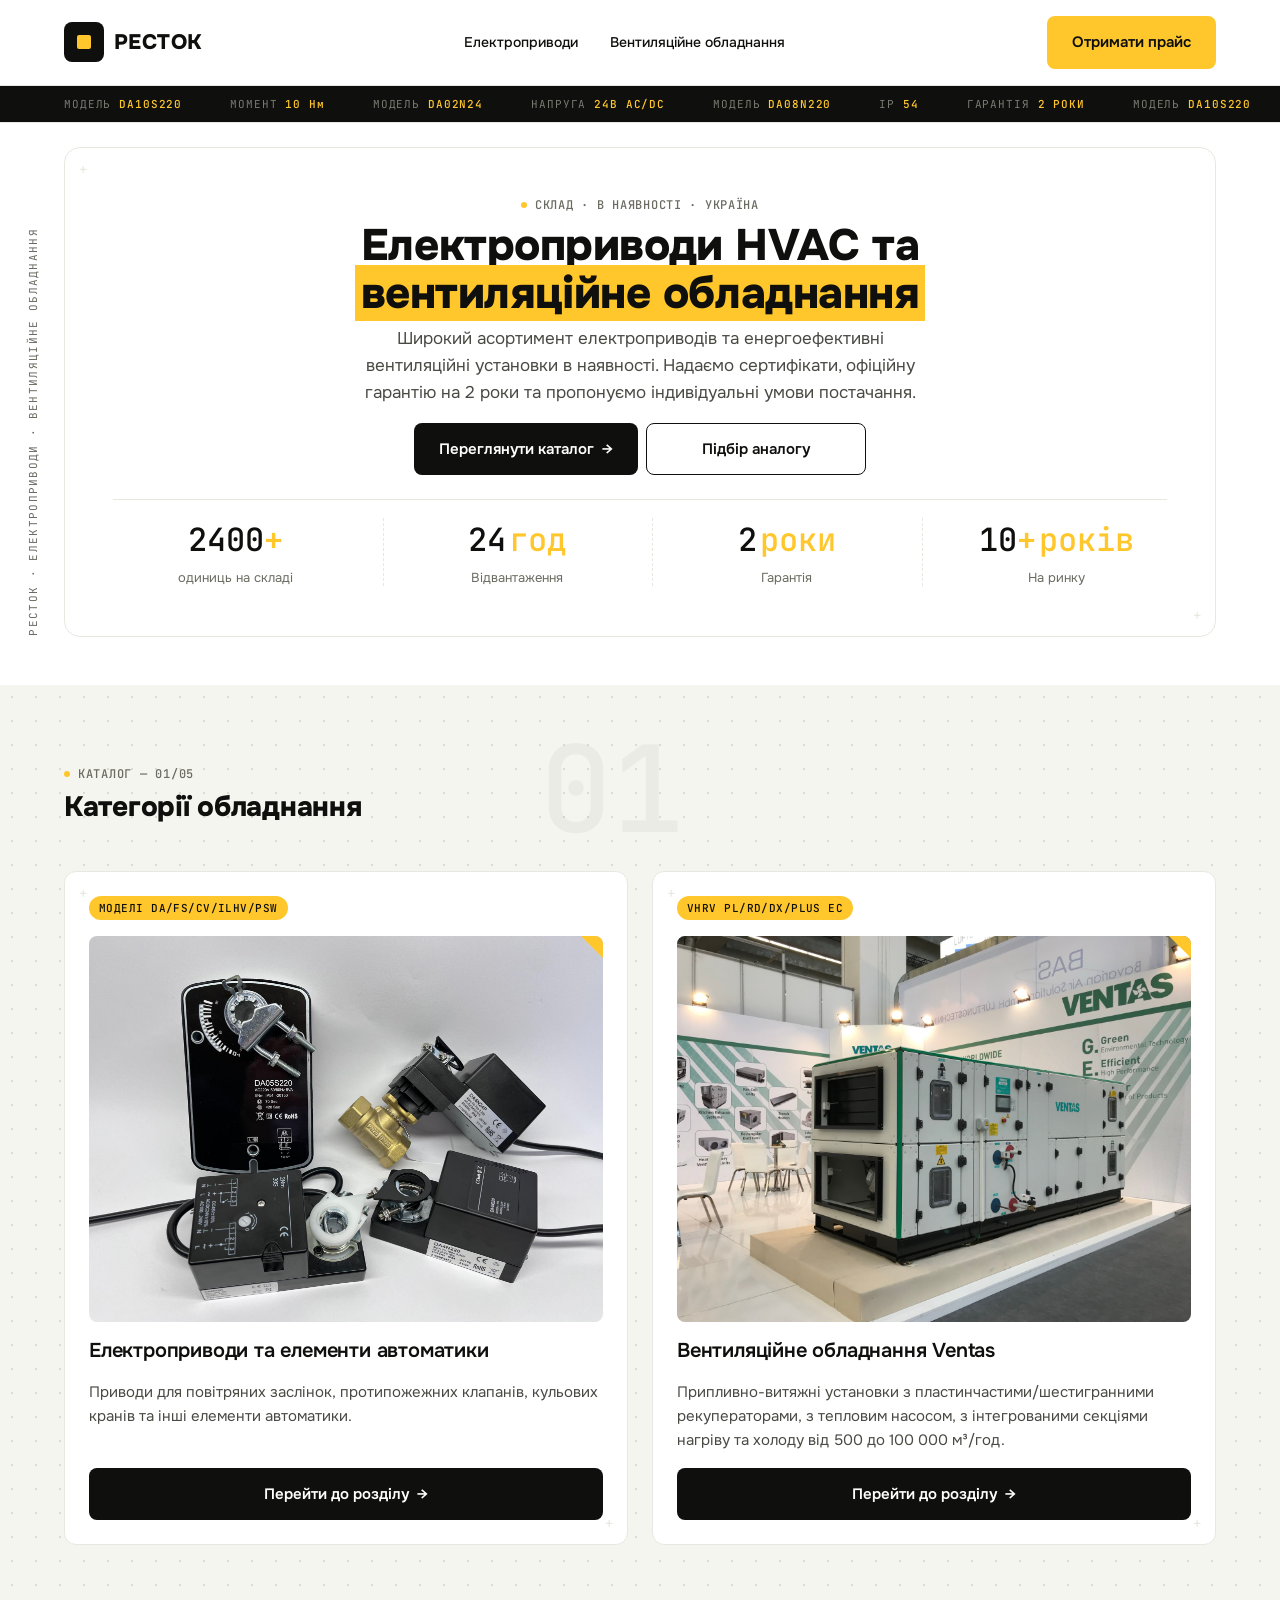
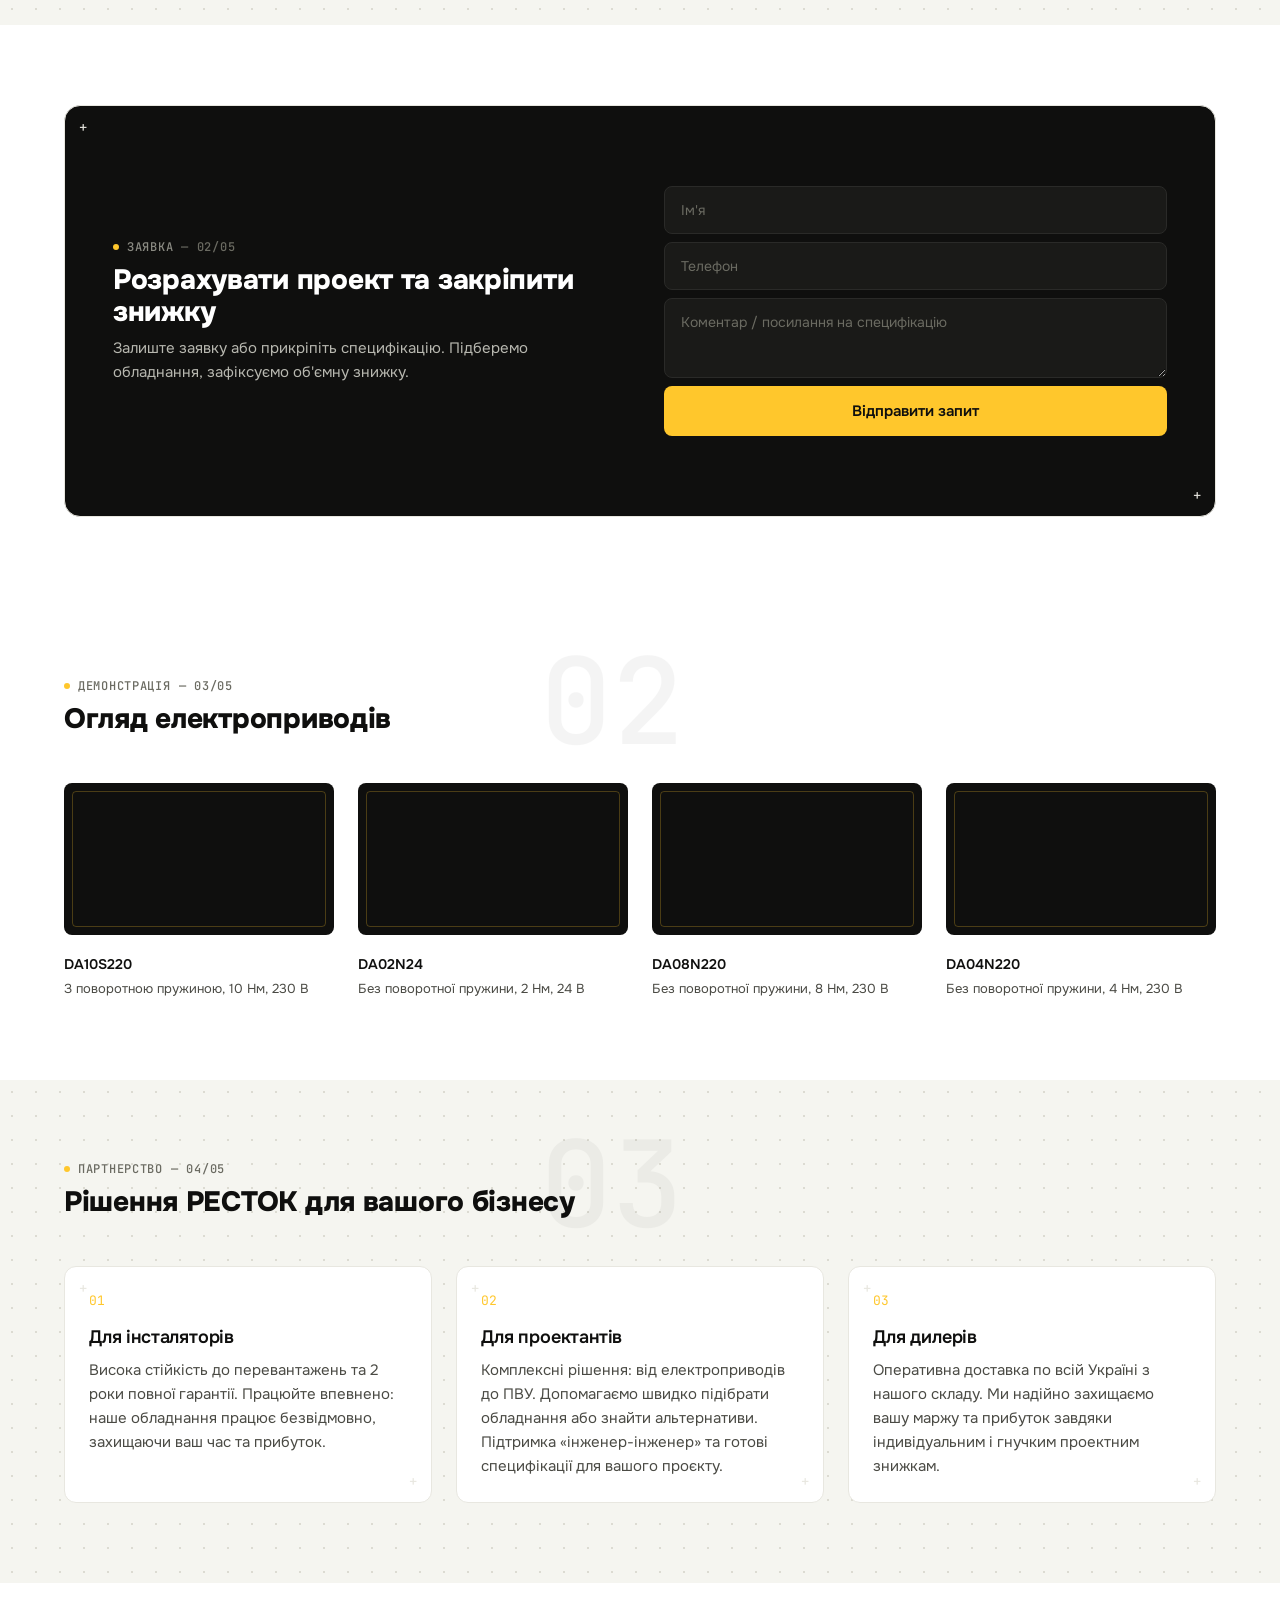
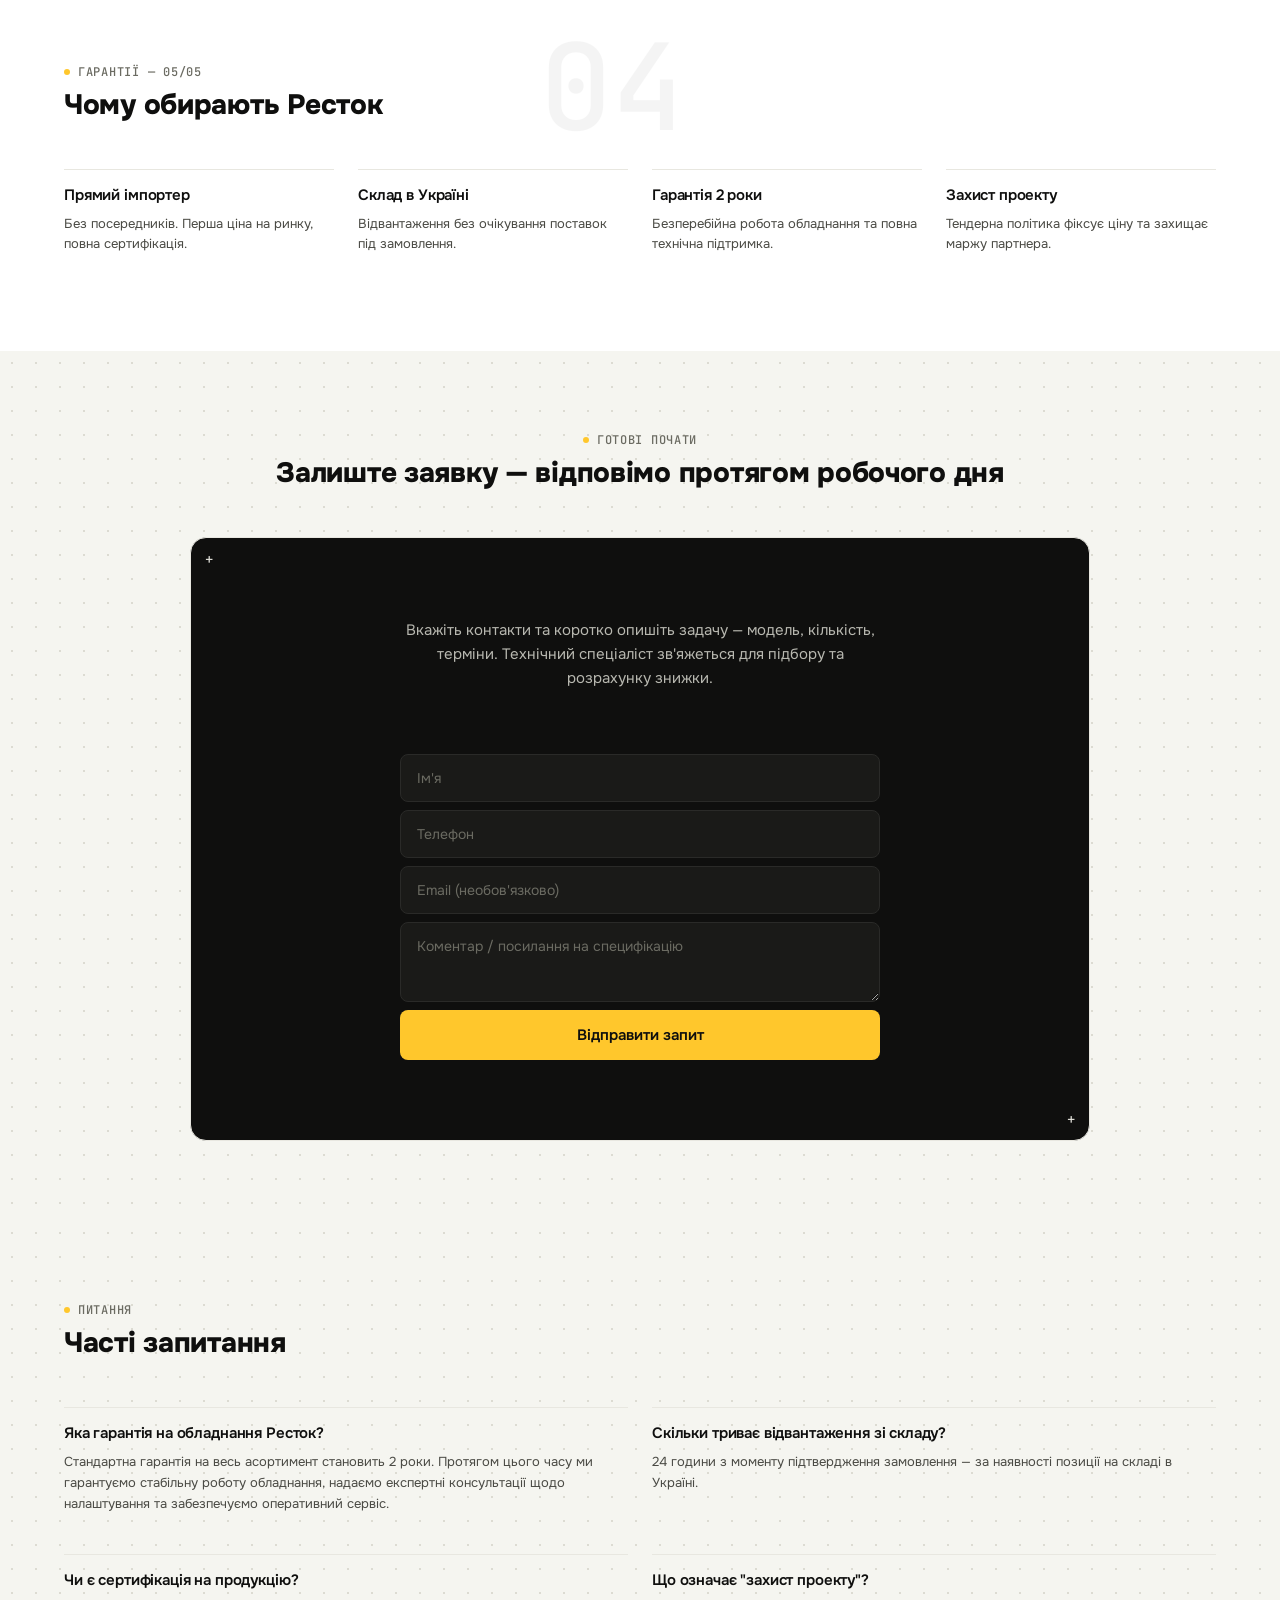
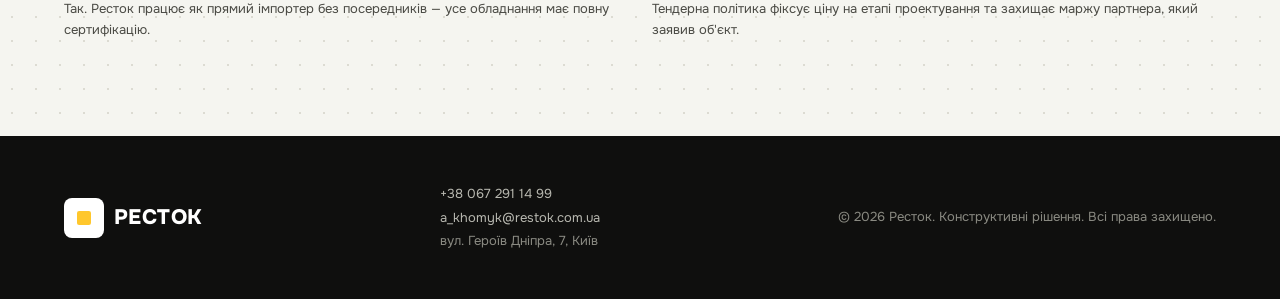
<file: index.html>
<!DOCTYPE html>
<html lang="uk">
<head>
<meta charset="UTF-8">
<meta name="viewport" content="width=device-width, initial-scale=1.0">
<meta name="google-site-verification" content="oRkSlXCotxDqVe3I5em0zE_cJWNfTW6Z54jvUCerrRo" />
<title>Ресток — постачальник електроприводів HVAC та вентиляційного обладнання</title>
<meta name="description" content="Прямий постачальник електроприводів HVAC та вентиляційного обладнання VENTAS в Україні. Складська наявність, сертифікація, гарантія 2 роки.">
<link rel="canonical" href="https://restok.online/">

<!-- Open Graph -->
<meta property="og:type" content="website">
<meta property="og:site_name" content="Ресток">
<meta property="og:title" content="Ресток — електроприводи HVAC та вентиляційне обладнання">
<meta property="og:description" content="Прямий постачальник електроприводів HVAC та вентиляційного обладнання VENTAS в Україні. Складська наявність, сертифікація, гарантія 2 роки.">
<meta property="og:url" content="https://restok.online/">
<meta property="og:locale" content="uk_UA">
<meta property="og:image" content="https://restok.online/og-image.jpg">

<!-- Twitter Card -->
<meta name="twitter:card" content="summary_large_image">
<meta name="twitter:title" content="Ресток — електроприводи HVAC та вентиляційне обладнання">
<meta name="twitter:description" content="Прямий постачальник електроприводів HVAC та вентиляційного обладнання VENTAS в Україні.">
<meta name="twitter:image" content="https://restok.online/og-image.jpg">

<link rel="preconnect" href="https://fonts.googleapis.com">
<link rel="preconnect" href="https://fonts.gstatic.com" crossorigin>
<link href="https://fonts.googleapis.com/css2?family=Onest:wght@400;500;600;800&family=JetBrains+Mono:wght@500&display=swap" rel="stylesheet">
<link rel="icon" type="image/svg+xml" href="/favicon.svg">
<link rel="icon" type="image/png" sizes="32x32" href="/favicon-32.png">
<link rel="apple-touch-icon" href="/apple-touch-icon.png">
<link rel="stylesheet" href="style.css">

<!-- JSON-LD: Organization -->
<script type="application/ld+json">
{
  "@context": "https://schema.org",
  "@type": "Organization",
  "name": "Ресток",
  "url": "https://restok.online",
  "description": "Прямий постачальник електроприводів HVAC та вентиляційного обладнання в Україні.",
  "areaServed": "UA",
  "slogan": "Конструктивні рішення"
}
</script>

<!-- JSON-LD: LocalBusiness -->
<script type="application/ld+json">
{
  "@context": "https://schema.org",
  "@type": "LocalBusiness",
  "name": "Ресток",
  "url": "https://restok.online",
  "telephone": "+380672911499",
  "email": "a_khomyk@restok.com.ua",
  "address": {
    "@type": "PostalAddress",
    "streetAddress": "вулиця Героїв Дніпра, 7",
    "addressLocality": "Київ",
    "postalCode": "04209",
    "addressCountry": "UA"
  }
}
</script>

<!-- JSON-LD: BreadcrumbList -->
<script type="application/ld+json">
{
  "@context": "https://schema.org",
  "@type": "BreadcrumbList",
  "itemListElement": [
    { "@type": "ListItem", "position": 1, "name": "Головна", "item": "https://restok.online/" }
  ]
}
</script>

<!-- JSON-LD: FAQPage — відповідає видимому блоку #faq -->
<script type="application/ld+json">
{
  "@context": "https://schema.org",
  "@type": "FAQPage",
  "mainEntity": [
    {
      "@type": "Question",
      "name": "Яка гарантія на обладнання Ресток?",
      "acceptedAnswer": { "@type": "Answer", "text": "Стандартна гарантія на весь асортимент становить 2 роки. Протягом цього часу ми гарантуємо стабільну роботу обладнання, надаємо експертні консультації щодо налаштування та забезпечуємо оперативний сервіс." }
    },
    {
      "@type": "Question",
      "name": "Скільки триває відвантаження зі складу?",
      "acceptedAnswer": { "@type": "Answer", "text": "24 години з моменту підтвердження замовлення — за наявності позиції на складі в Україні." }
    },
    {
      "@type": "Question",
      "name": "Чи є сертифікація на продукцію?",
      "acceptedAnswer": { "@type": "Answer", "text": "Так. Ресток працює як прямий імпортер без посередників — усе обладнання має повну сертифікацію." }
    },
    {
      "@type": "Question",
      "name": "Що означає захист проекту?",
      "acceptedAnswer": { "@type": "Answer", "text": "Тендерна політика фіксує ціну на етапі проектування та захищає маржу партнера, який заявив об'єкт." }
    }
  ]
}
</script>
</head>
<body>


<header class="bg-white divider-bottom">
  <div class="container header-inner">
    <div class="logo">
      <div class="logo-mark"><span></span></div>
      <div class="logo-word">РЕСТОК</div>
    </div>
    <nav>
      <ul>
        <li><a href="actuators.html">Електроприводи</a></li>
        <li><a href="pvu.html">Вентиляційне обладнання</a></li>
      </ul>
    </nav>
    <div class="header-cta">
      <a href="#contact" class="btn btn-primary">Отримати прайс</a>
    </div>
  </div>
</header>

<div class="spec-strip">
  <div class="container">
    <span>МОДЕЛЬ <b>DA10S220</b></span>
    <span>МОМЕНТ <b>10 Нм</b></span>
    <span>МОДЕЛЬ <b>DA02N24</b></span>
    <span>НАПРУГА <b>24В AC/DC</b></span>
    <span>МОДЕЛЬ <b>DA08N220</b></span>
    <span>IP <b>54</b></span>
    <span>ГАРАНТІЯ <b>2 РОКИ</b></span>
    <span aria-hidden="true">МОДЕЛЬ <b>DA10S220</b></span>
    <span aria-hidden="true">МОМЕНТ <b>10 Нм</b></span>
    <span aria-hidden="true">МОДЕЛЬ <b>DA02N24</b></span>
    <span aria-hidden="true">НАПРУГА <b>24В AC/DC</b></span>
    <span aria-hidden="true">МОДЕЛЬ <b>DA08N220</b></span>
    <span aria-hidden="true">IP <b>54</b></span>
    <span aria-hidden="true">ГАРАНТІЯ <b>2 РОКИ</b></span>
  </div>
</div>

<section class="hero bg-white">
  <div class="container">
    <div class="hero-card corner-marks">
      <span class="side-tag">Ресток · Електроприводи · Вентиляційне обладнання</span>
      <div class="eyebrow"><span class="dot"></span>Склад · в наявності · Україна</div>
      <div class="hero-content">
        <h1>Електроприводи HVAC та <span class="marker">вентиляційне обладнання</span></h1>
        <p class="lead">Широкий асортимент електроприводів та енергоефективні вентиляційні установки в наявності. Надаємо сертифікати, офіційну гарантію на 2 роки та пропонуємо індивідуальні умови постачання.</p>
        <div class="hero-actions">
          <a href="#categories" class="btn btn-dark">Переглянути каталог <span class="arrow">→</span></a>
          <a href="#contact" class="btn btn-outline">Підбір аналогу</a>
        </div>
      </div>
      <div class="stats">
        <div>
          <div class="stat-num">2400<span class="accent">+</span></div>
          <div class="stat-label">одиниць на складі</div>
        </div>
        <div>
          <div class="stat-num">24<span class="accent" style="margin-left:3px;">год</span></div>
          <div class="stat-label">Відвантаження</div>
        </div>
        <div>
          <div class="stat-num">2<span class="accent" style="margin-left:3px;">роки</span></div>
          <div class="stat-label">Гарантія</div>
        </div>
        <div>
          <div class="stat-num">10<span class="accent">+<span style="margin-left:3px;">років</span></span></div>
          <div class="stat-label">На ринку</div>
        </div>
      </div>
    </div>
  </div>
</section>

<section id="categories" class="categories bg-gray">
  <div class="container">
    <div class="section-head reveal">
      <span class="ghost-num">01</span>
      <div class="eyebrow"><span class="dot"></span>Каталог <span class="section-counter">— 01/05</span></div>
      <h2>Категорії обладнання</h2>
    </div>
    <div class="cat-grid reveal-group">
      <a href="actuators.html" class="cat-card corner-marks">
        <div class="cat-tag">Моделі DA/FS/CV/ILHV/PSW</div>
        <div class="cat-media"><img src="images/actuators-group-photo.jpg" alt="Електроприводи HVAC — загальний вигляд асортименту" loading="lazy"></div>
        <h3>Електроприводи та елементи автоматики</h3>
        <p>Приводи для повітряних заслінок, протипожежних клапанів, кульових кранів та інші елементи автоматики.</p>
        <span class="btn btn-dark btn-block">Перейти до розділу <span class="arrow">→</span></span>
      </a>
      <a href="pvu.html" class="cat-card corner-marks">
        <div class="cat-tag">VHRV PL/RD/DX/PLUS EC</div>
        <div class="cat-media"><img src="images/ventas-exhibition-unit.jpg" alt="VENTAS — припливно-витяжна установка на виставковому стенді" loading="lazy"></div>
        <h3>Вентиляційне обладнання Ventas</h3>
        <p>Припливно-витяжні установки з пластинчастими/шестигранними рекуператорами, з тепловим насосом, з інтегрованими секціями нагріву та холоду від 500 до 100 000 м³/год.</p>
        <span class="btn btn-dark btn-block">Перейти до розділу <span class="arrow">→</span></span>
      </a>
    </div>
  </div>
</section>

<section id="contact" class="lead bg-white">
  <div class="container">
    <div class="lead-card corner-marks reveal">
      <div>
        <div class="eyebrow" style="color:#8A8A82;"><span class="dot"></span>Заявка <span class="section-counter" style="color:#6B6B62;">— 02/05</span></div>
        <h2 style="margin-top:var(--sm);">Розрахувати проект та закріпити знижку</h2>
        <p style="margin-top:var(--sm);">Залиште заявку або прикріпіть специфікацію. Підберемо обладнання, зафіксуємо об'ємну знижку.</p>
      </div>
      <form class="lead-form" id="lead-form-1">
        <input type="text" placeholder="Ім'я" name="name" aria-label="Ім'я">
        <input type="tel" placeholder="Телефон" name="phone" aria-label="Телефон">
        <textarea placeholder="Коментар / посилання на специфікацію" name="comment" aria-label="Коментар"></textarea>
        <!-- Honeypot: приховане поле для людей, боти зазвичай заповнюють усе підряд -->
        <input type="text" name="company_website" class="hp-field" tabindex="-1" autocomplete="off" aria-hidden="true">
        <button type="button" class="btn btn-primary btn-block">Відправити запит</button>
      </form>
    </div>
  </div>
</section>

<section class="videos bg-white">
  <div class="container">
    <div class="section-head reveal">
      <span class="ghost-num">02</span>
      <div class="eyebrow"><span class="dot"></span>Демонстрація <span class="section-counter">— 03/05</span></div>
      <h2>Огляд електроприводів</h2>
    </div>
    <div class="video-grid reveal-group">
      <div class="video-item">
        <div class="frame"><iframe src="https://www.youtube.com/embed/9F73aVYD9lk" title="DA10S220 — з поворотною пружиною, 10 Нм, 230 В" loading="lazy" allow="accelerometer; autoplay; clipboard-write; encrypted-media; gyroscope; picture-in-picture; web-share" allowfullscreen></iframe></div>
        <h4>DA10S220</h4>
        <p>З поворотною пружиною, 10 Нм, 230 В</p>
      </div>
      <div class="video-item">
        <div class="frame"><iframe src="https://www.youtube.com/embed/boIaOgIy21k" title="DA02N24 — без поворотної пружини, 2 Нм, 24 В" loading="lazy" allow="accelerometer; autoplay; clipboard-write; encrypted-media; gyroscope; picture-in-picture; web-share" allowfullscreen></iframe></div>
        <h4>DA02N24</h4>
        <p>Без поворотної пружини, 2 Нм, 24 В</p>
      </div>
      <div class="video-item">
        <div class="frame"><iframe src="https://www.youtube.com/embed/RrwewVw43QY" title="DA08N220 — без поворотної пружини, 8 Нм, 230 В" loading="lazy" allow="accelerometer; autoplay; clipboard-write; encrypted-media; gyroscope; picture-in-picture; web-share" allowfullscreen></iframe></div>
        <h4>DA08N220</h4>
        <p>Без поворотної пружини, 8 Нм, 230 В</p>
      </div>
      <div class="video-item">
        <div class="frame"><iframe src="https://www.youtube.com/embed/r-e-xGaWlqo" title="DA04N220 — без поворотної пружини, 4 Нм, 230 В" loading="lazy" allow="accelerometer; autoplay; clipboard-write; encrypted-media; gyroscope; picture-in-picture; web-share" allowfullscreen></iframe></div>
        <h4>DA04N220</h4>
        <p>Без поворотної пружини, 4 Нм, 230 В</p>
      </div>
    </div>
  </div>
</section>

<section class="audience bg-gray">
  <div class="container">
    <div class="section-head reveal">
      <span class="ghost-num">03</span>
      <div class="eyebrow"><span class="dot"></span>Партнерство <span class="section-counter">— 04/05</span></div>
      <h2>Рішення РЕСТОК для вашого бізнесу</h2>
    </div>
    <div class="aud-grid reveal-group">
      <div class="aud-card corner-marks">
        <div class="aud-num">01</div>
        <h3>Для інсталяторів</h3>
        <p>Висока стійкість до перевантажень та 2 роки повної гарантії. Працюйте впевнено: наше обладнання працює безвідмовно, захищаючи ваш час та прибуток.</p>
      </div>
      <div class="aud-card corner-marks">
        <div class="aud-num">02</div>
        <h3>Для проектантів</h3>
        <p>Комплексні рішення: від електроприводів до ПВУ. Допомагаємо швидко підібрати обладнання або знайти альтернативи. Підтримка «інженер-інженер» та готові специфікації для вашого проєкту.</p>
      </div>
      <div class="aud-card corner-marks">
        <div class="aud-num">03</div>
        <h3>Для дилерів</h3>
        <p>Оперативна доставка по всій Україні з нашого складу. Ми надійно захищаємо вашу маржу та прибуток завдяки індивідуальним і гнучким проектним знижкам.</p>
      </div>
    </div>
  </div>
</section>

<section class="why bg-white">
  <div class="container">
    <div class="section-head reveal">
      <span class="ghost-num">04</span>
      <div class="eyebrow"><span class="dot"></span>Гарантії <span class="section-counter">— 05/05</span></div>
      <h2>Чому обирають Ресток</h2>
    </div>
    <div class="why-grid reveal-group">
      <div class="why-card">
        <h3>Прямий імпортер</h3>
        <p>Без посередників. Перша ціна на ринку, повна сертифікація.</p>
      </div>
      <div class="why-card">
        <h3>Склад в Україні</h3>
        <p>Відвантаження без очікування поставок під замовлення.</p>
      </div>
      <div class="why-card">
        <h3>Гарантія 2 роки</h3>
        <p>Безперебійна робота обладнання та повна технічна підтримка.</p>
      </div>
      <div class="why-card">
        <h3>Захист проекту</h3>
        <p>Тендерна політика фіксує ціну та захищає маржу партнера.</p>
      </div>
    </div>
  </div>
</section>

<section id="contact-bottom" class="lead bg-gray">
  <div class="container">
    <div class="section-head reveal" style="max-width:100%; text-align:center; margin:0 auto var(--xl);">
      <div class="eyebrow" style="justify-content:center;"><span class="dot"></span>Готові почати</div>
      <h2>Залиште заявку — відповімо протягом робочого дня</h2>
    </div>
    <div class="lead-card corner-marks reveal" style="max-width:900px; margin:0 auto; grid-template-columns:1fr;">
      <div style="text-align:center; margin-bottom:var(--md);">
        <p style="color:#B8B8B0; max-width:480px; margin:0 auto;">Вкажіть контакти та коротко опишіть задачу — модель, кількість, терміни. Технічний спеціаліст зв'яжеться для підбору та розрахунку знижки.</p>
      </div>
      <form class="lead-form" id="lead-form-2" style="max-width:480px; margin:0 auto; width:100%;">
        <input type="text" placeholder="Ім'я" name="name" aria-label="Ім'я">
        <input type="tel" placeholder="Телефон" name="phone" aria-label="Телефон">
        <input type="email" placeholder="Email (необов'язково)" name="email" aria-label="Email">
        <textarea placeholder="Коментар / посилання на специфікацію" name="comment" aria-label="Коментар"></textarea>
        <input type="text" name="company_website" class="hp-field" tabindex="-1" autocomplete="off" aria-hidden="true">
        <button type="button" class="btn btn-primary btn-block">Відправити запит</button>
      </form>
    </div>
  </div>
</section>

<section class="why bg-gray" id="faq">
  <div class="container">
    <div class="section-head reveal">
      <div class="eyebrow"><span class="dot"></span>Питання</div>
      <h2>Часті запитання</h2>
    </div>
    <div class="why-grid" style="grid-template-columns:1fr 1fr;">
      <div class="why-card">
        <h3>Яка гарантія на обладнання Ресток?</h3>
        <p>Стандартна гарантія на весь асортимент становить 2 роки. Протягом цього часу ми гарантуємо стабільну роботу обладнання, надаємо експертні консультації щодо налаштування та забезпечуємо оперативний сервіс.</p>
      </div>
      <div class="why-card">
        <h3>Скільки триває відвантаження зі складу?</h3>
        <p>24 години з моменту підтвердження замовлення — за наявності позиції на складі в Україні.</p>
      </div>
      <div class="why-card">
        <h3>Чи є сертифікація на продукцію?</h3>
        <p>Так. Ресток працює як прямий імпортер без посередників — усе обладнання має повну сертифікацію.</p>
      </div>
      <div class="why-card">
        <h3>Що означає "захист проекту"?</h3>
        <p>Тендерна політика фіксує ціну на етапі проектування та захищає маржу партнера, який заявив об'єкт.</p>
      </div>
    </div>
  </div>
</section>

<footer>
  <div class="container footer-inner">
    <div class="logo">
      <div class="logo-mark" style="background:var(--white);"><span style="background:var(--yellow);"></span></div>
      <div class="logo-word" style="color:var(--white);">РЕСТОК</div>
    </div>
    <div class="footer-contacts">
      <a href="tel:+380672911499">+38 067 291 14 99</a>
      <a href="mailto:a_khomyk@restok.com.ua">a_khomyk@restok.com.ua</a>
      <span>вул. Героїв Дніпра, 7, Київ</span>
    </div>
    <p>© 2026 Ресток. Конструктивні рішення. Всі права захищено.</p>
  </div>
</footer>

<script src="script.js"></script>
</body>
</html>
</file>
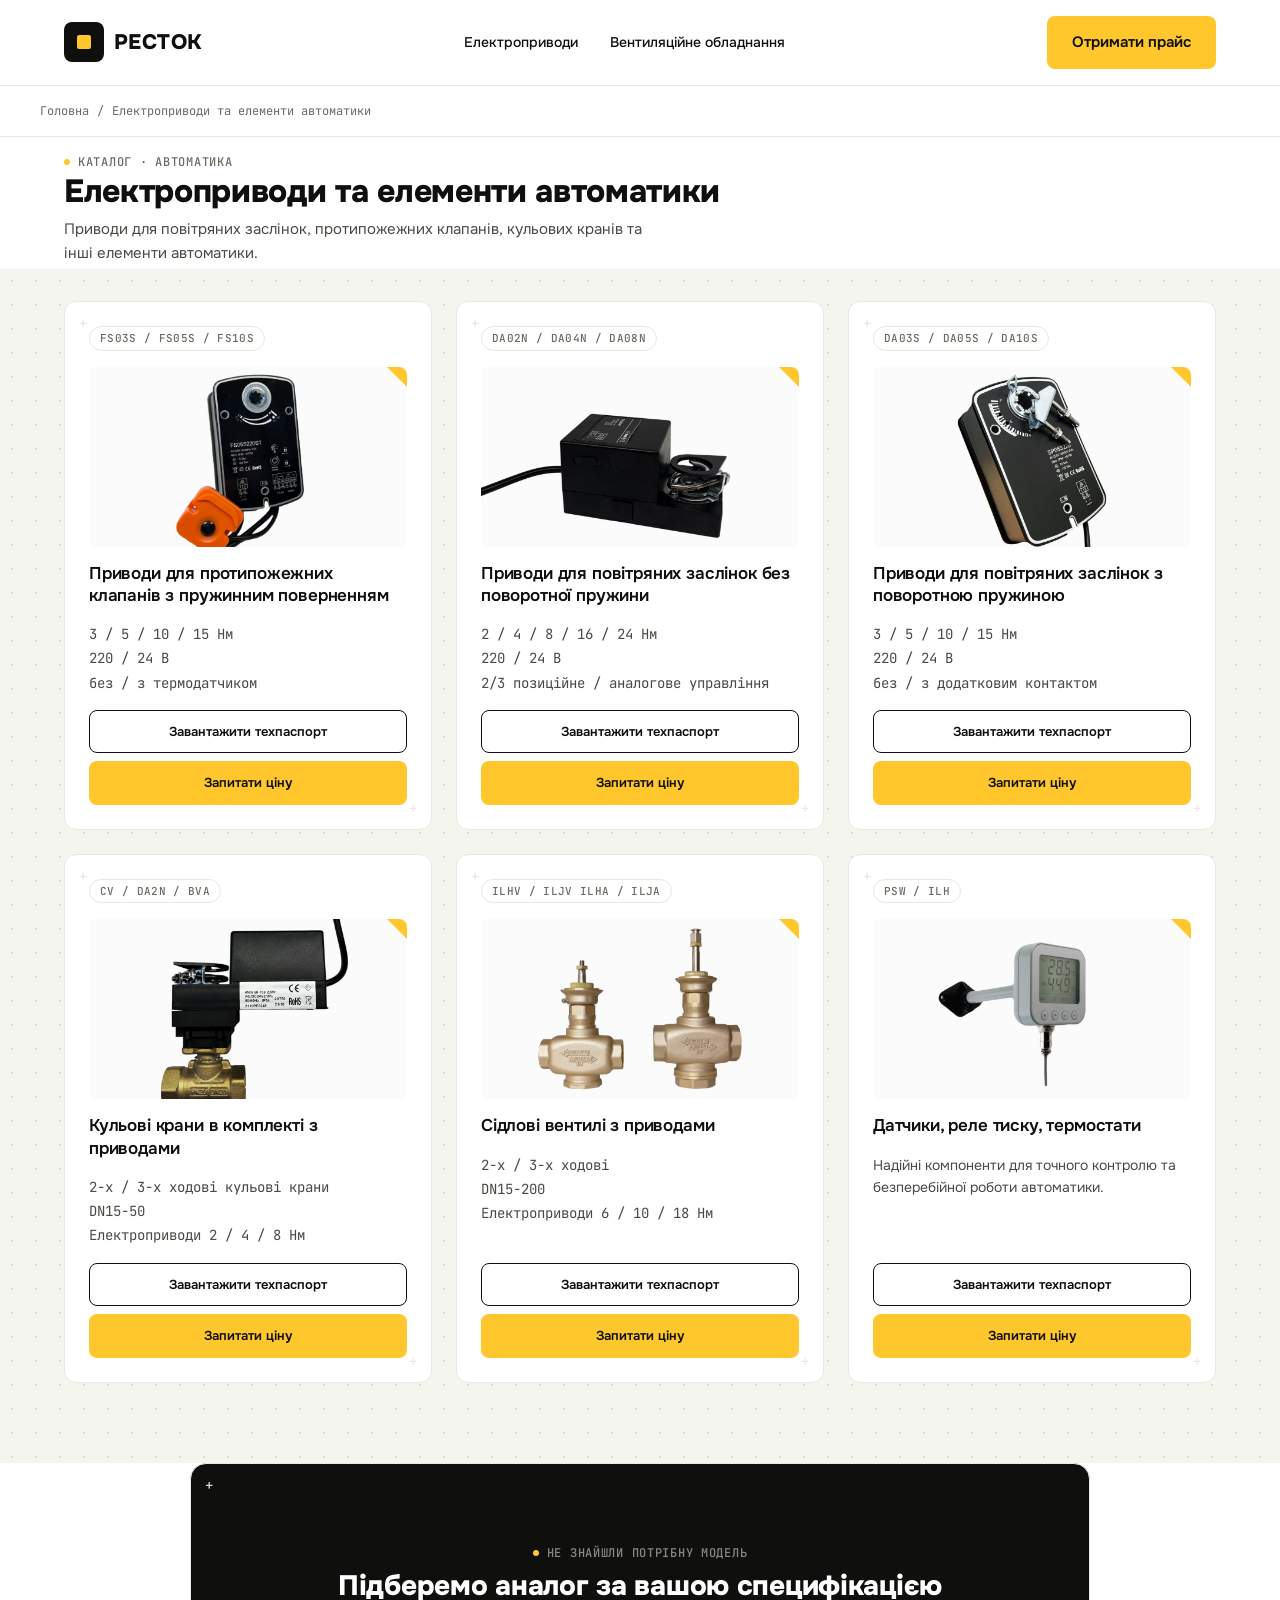
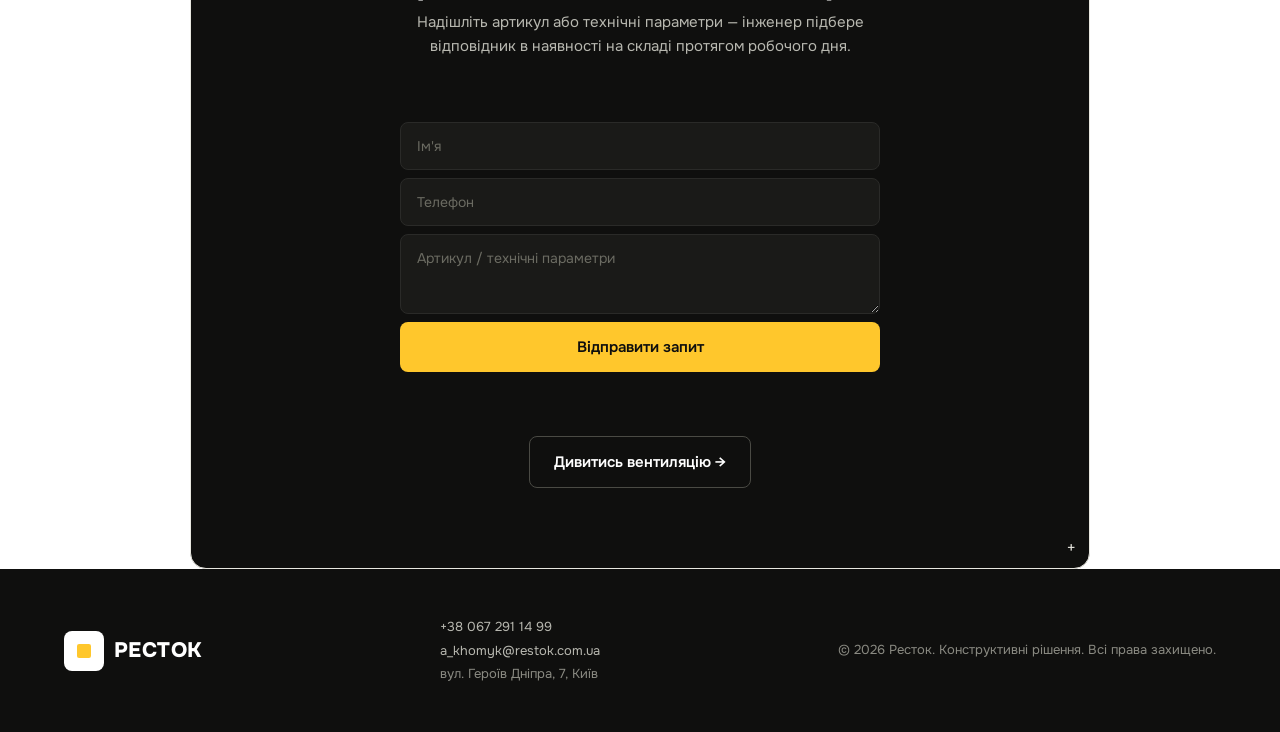
<file: actuators.html>
<!DOCTYPE html>
<html lang="uk">
<head>
<meta charset="UTF-8">
<meta name="viewport" content="width=device-width, initial-scale=1.0">
<title>Електроприводи та елементи автоматики — Ресток</title>
<meta name="description" content="Каталог електроприводів HVAC: приводи повітряних заслінок, протипожежних клапанів, кульові крани та сідлові вентилі з приводами, датчики тиску. Складська наявність в Україні.">
<link rel="canonical" href="https://restok.online/actuators.html">

<meta property="og:type" content="website">
<meta property="og:site_name" content="Ресток">
<meta property="og:title" content="Електроприводи та елементи автоматики — Ресток">
<meta property="og:description" content="Каталог електроприводів HVAC: заслінки, протипожежні клапани, кульові крани, сідлові вентилі, датчики тиску.">
<meta property="og:url" content="https://restok.online/actuators.html">
<meta property="og:locale" content="uk_UA">
<meta property="og:image" content="https://restok.online/og-image.jpg">

<meta name="twitter:card" content="summary_large_image">
<meta name="twitter:title" content="Електроприводи та елементи автоматики — Ресток">
<meta name="twitter:description" content="Каталог електроприводів HVAC: заслінки, протипожежні клапани, кульові крани, сідлові вентилі, датчики тиску.">
<meta name="twitter:image" content="https://restok.online/og-image.jpg">

<link rel="preconnect" href="https://fonts.googleapis.com">
<link rel="preconnect" href="https://fonts.gstatic.com" crossorigin>
<link href="https://fonts.googleapis.com/css2?family=Onest:wght@400;500;600;800&family=JetBrains+Mono:wght@500&display=swap" rel="stylesheet">
<link rel="icon" type="image/svg+xml" href="/favicon.svg">
<link rel="icon" type="image/png" sizes="32x32" href="/favicon-32.png">
<link rel="apple-touch-icon" href="/apple-touch-icon.png">
<link rel="stylesheet" href="style.css">

<!-- JSON-LD: BreadcrumbList -->
<script type="application/ld+json">
{
  "@context": "https://schema.org",
  "@type": "BreadcrumbList",
  "itemListElement": [
    { "@type": "ListItem", "position": 1, "name": "Головна", "item": "https://restok.online/" },
    { "@type": "ListItem", "position": 2, "name": "Електроприводи та елементи автоматики", "item": "https://restok.online/actuators.html" }
  ]
}
</script>

<!-- JSON-LD: Product — по одній позиції на кожну категорію каталогу -->
<script type="application/ld+json">
{
  "@context": "https://schema.org",
  "@type": "ItemList",
  "itemListElement": [
    {
      "@type": "ListItem", "position": 1,
      "item": {
        "@type": "Product",
        "name": "Приводи для протипожежних клапанів з пружинним поверненням",
        "category": "FS03S / FS05S / FS10S",
        "description": "Приводи протипожежних клапанів з пружинним поверненням для систем димовидалення та вогнезахисту.",
        "brand": { "@type": "Brand", "name": "Ресток" }
      }
    },
    {
      "@type": "ListItem", "position": 2,
      "item": {
        "@type": "Product",
        "name": "Приводи для повітряних заслінок без поворотної пружини",
        "category": "DA02N / DA04N / DA08N",
        "description": "Приводи для керування заслінками CV в системах вентиляції та кондиціонування, без поворотної пружини.",
        "brand": { "@type": "Brand", "name": "Ресток" }
      }
    },
    {
      "@type": "ListItem", "position": 3,
      "item": {
        "@type": "Product",
        "name": "Приводи для повітряних заслінок з поворотною пружиною",
        "category": "DA03S / DA05S / DA10S",
        "description": "Приводи із автоматичним поверненням заслінки в нульове положення при аварії.",
        "brand": { "@type": "Brand", "name": "Ресток" }
      }
    },
    {
      "@type": "ListItem", "position": 4,
      "item": {
        "@type": "Product",
        "name": "Кульові крани в комплекті з приводами",
        "category": "CV / DA2N / BVA",
        "description": "Готові компактні вузли кульових кранів з приводами для систем водопостачання та опалення.",
        "brand": { "@type": "Brand", "name": "Ресток" }
      }
    },
    {
      "@type": "ListItem", "position": 5,
      "item": {
        "@type": "Product",
        "name": "Сідлові вентилі з приводами",
        "category": "ILHV / ILJV ILHA / ILJA",
        "description": "2- та 3-ходові сідлові вентилі з приводами для точного регулювання потоку теплоносія.",
        "brand": { "@type": "Brand", "name": "Ресток" }
      }
    },
    {
      "@type": "ListItem", "position": 6,
      "item": {
        "@type": "Product",
        "name": "Датчики, реле тиску, термостати",
        "category": "PSW / ILH",
        "description": "Надійні компоненти для точного контролю та безперебійної роботи автоматики.",
        "brand": { "@type": "Brand", "name": "Ресток" }
      }
    }
  ]
}
</script>
</head>
<body>

<header class="bg-white divider-bottom">
  <div class="container header-inner">
    <a href="index.html" class="logo">
      <div class="logo-mark"><span></span></div>
      <div class="logo-word">РЕСТОК</div>
    </a>
    <nav>
      <ul>
        <li><a href="actuators.html">Електроприводи</a></li>
        <li><a href="pvu.html">Вентиляційне обладнання</a></li>
      </ul>
    </nav>
    <div class="header-cta">
      <a href="#actuators-lead" class="btn btn-primary">Отримати прайс</a>
    </div>
  </div>
</header>

<div class="bg-white divider-bottom">
  <div class="container breadcrumb">
    <a href="index.html">Головна</a> / <span>Електроприводи та елементи автоматики</span>
  </div>
</div>

<section class="page-hero bg-white">
  <div class="container">
    <div class="page-hero-inner">
      <div class="eyebrow"><span class="dot"></span>Каталог · Автоматика</div>
      <h1>Електроприводи та елементи автоматики</h1>
      <p class="lead">Приводи для повітряних заслінок, протипожежних клапанів, кульових кранів та інші елементи автоматики.</p>
    </div>
  </div>
</section>

<section class="bg-gray">
  <div class="container">
    <div class="product-grid reveal-group">

      <div class="product-card corner-marks">
        <div class="product-tag">FS03S / FS05S / FS10S</div>
        <div class="product-media"><img src="images/actuator-fire-damper.jpg" alt="Привід для протипожежного клапана з пружинним поверненням" loading="lazy"></div>
        <h3>Приводи для протипожежних клапанів з пружинним поверненням</h3>
        <div class="spec-lines">
          <p>3 / 5 / 10 / 15 Нм</p>
          <p>220 / 24 В</p>
          <p>без / з термодатчиком</p>
        </div>
        <div class="product-actions">
          <a href="files/actuator-fire-damper.pdf" class="btn btn-outline" target="_blank" rel="noopener">Завантажити техпаспорт</a>
          <a href="#actuators-lead" class="btn btn-primary">Запитати ціну</a>
        </div>
      </div>

      <div class="product-card corner-marks">
        <div class="product-tag">DA02N / DA04N / DA08N</div>
        <div class="product-media"><img src="images/actuator-without-spring.jpg" alt="Привід для повітряної заслінки без поворотної пружини" loading="lazy"></div>
        <h3>Приводи для повітряних заслінок без поворотної пружини</h3>
        <div class="spec-lines">
          <p>2 / 4 / 8 / 16 / 24 Нм</p>
          <p>220 / 24 В</p>
          <p>2/3 позиційне / аналогове управління</p>
        </div>
        <div class="product-actions">
          <a href="files/actuator-without-spring.pdf" class="btn btn-outline" target="_blank" rel="noopener">Завантажити техпаспорт</a>
          <a href="#actuators-lead" class="btn btn-primary">Запитати ціну</a>
        </div>
      </div>

      <div class="product-card corner-marks">
        <div class="product-tag">DA03S / DA05S / DA10S</div>
        <div class="product-media"><img src="images/z-pruzynoyu.jpeg" alt="Привід для повітряної заслінки з поворотною пружиною" loading="lazy"></div>
        <h3>Приводи для повітряних заслінок з поворотною пружиною</h3>
        <div class="spec-lines">
          <p>3 / 5 / 10 / 15 Нм</p>
          <p>220 / 24 В</p>
          <p>без / з додатковим контактом</p>
        </div>
        <div class="product-actions">
          <a href="files/actuator-with-spring.pdf" class="btn btn-outline" target="_blank" rel="noopener">Завантажити техпаспорт</a>
          <a href="#actuators-lead" class="btn btn-primary">Запитати ціну</a>
        </div>
      </div>

      <div class="product-card corner-marks">
        <div class="product-tag">CV / DA2N / BVA</div>
        <div class="product-media"><img src="images/kulovi-krany.jpeg" alt="Кульові крани в комплекті з електроприводами" loading="lazy"></div>
        <h3>Кульові крани в комплекті з приводами</h3>
        <div class="spec-lines">
          <p>2-х / 3-х ходові кульові крани</p>
          <p>DN15-50</p>
          <p>Електроприводи 2 / 4 / 8 Нм</p>
        </div>
        <div class="product-actions">
          <a href="files/ball-valves.pdf" class="btn btn-outline" target="_blank" rel="noopener">Завантажити техпаспорт</a>
          <a href="#actuators-lead" class="btn btn-primary">Запитати ціну</a>
        </div>
      </div>

      <div class="product-card corner-marks">
        <div class="product-tag">ILHV / ILJV ILHA / ILJA</div>
        <div class="product-media"><img src="images/globe-valves.jpg" alt="Сідлові вентилі з електроприводами" loading="lazy"></div>
        <h3>Сідлові вентилі з приводами</h3>
        <div class="spec-lines">
          <p>2-х / 3-х ходові</p>
          <p>DN15-200</p>
          <p>Електроприводи 6 / 10 / 18 Нм</p>
        </div>
        <div class="product-actions">
          <a href="files/globe-valves.pdf" class="btn btn-outline" target="_blank" rel="noopener">Завантажити техпаспорт</a>
          <a href="#actuators-lead" class="btn btn-primary">Запитати ціну</a>
        </div>
      </div>

      <div class="product-card corner-marks">
        <div class="product-tag">PSW / ILH</div>
        <div class="product-media"><img src="images/datchyk-rele.jpeg" alt="Датчики та реле тиску для систем автоматизації" loading="lazy"></div>
        <h3>Датчики, реле тиску, термостати</h3>
        <p>Надійні компоненти для точного контролю та безперебійної роботи автоматики.</p>
        <div class="product-actions">
          <a href="files/sensors-relays.pdf" class="btn btn-outline" target="_blank" rel="noopener">Завантажити техпаспорт</a>
          <a href="#actuators-lead" class="btn btn-primary">Запитати ціну</a>
        </div>
      </div>

    </div>
  </div>
</section>

<section class="bg-white" style="padding-top:0;" id="actuators-lead">
  <div class="container">
    <div class="lead-card corner-marks reveal" style="max-width:900px; margin:0 auto; grid-template-columns:1fr;">
      <div style="text-align:center; margin-bottom:var(--md);">
        <div class="eyebrow" style="justify-content:center; color:#8A8A82;"><span class="dot"></span>Не знайшли потрібну модель</div>
        <h2 style="margin-top:var(--sm);">Підберемо аналог за вашою специфікацією</h2>
        <p style="color:#B8B8B0; max-width:480px; margin:var(--sm) auto 0;">Надішліть артикул або технічні параметри — інженер підбере відповідник в наявності на складі протягом робочого дня.</p>
      </div>
      <form class="lead-form" style="max-width:480px; margin:0 auto; width:100%;">
        <input type="text" placeholder="Ім'я" name="name" aria-label="Ім'я">
        <input type="tel" placeholder="Телефон" name="phone" aria-label="Телефон">
        <textarea placeholder="Артикул / технічні параметри" name="comment" aria-label="Коментар"></textarea>
        <input type="text" name="company_website" class="hp-field" tabindex="-1" autocomplete="off" aria-hidden="true">
        <button type="button" class="btn btn-primary btn-block">Відправити запит</button>
      </form>
      <div style="text-align:center; margin-top:var(--md);">
        <a href="pvu.html" class="btn btn-outline" style="background:transparent; border-color:#4A4A44; color:var(--white);">Дивитись вентиляцію →</a>
      </div>
    </div>
  </div>
</section>

<footer>
  <div class="container footer-inner">
    <a href="index.html" class="logo">
      <div class="logo-mark" style="background:var(--white);"><span style="background:var(--yellow);"></span></div>
      <div class="logo-word" style="color:var(--white);">РЕСТОК</div>
    </a>
    <div class="footer-contacts">
      <a href="tel:+380672911499">+38 067 291 14 99</a>
      <a href="mailto:a_khomyk@restok.com.ua">a_khomyk@restok.com.ua</a>
      <span>вул. Героїв Дніпра, 7, Київ</span>
    </div>
    <p>© 2026 Ресток. Конструктивні рішення. Всі права захищено.</p>
  </div>
</footer>

<script src="script.js"></script>
</body>
</html>
</file>
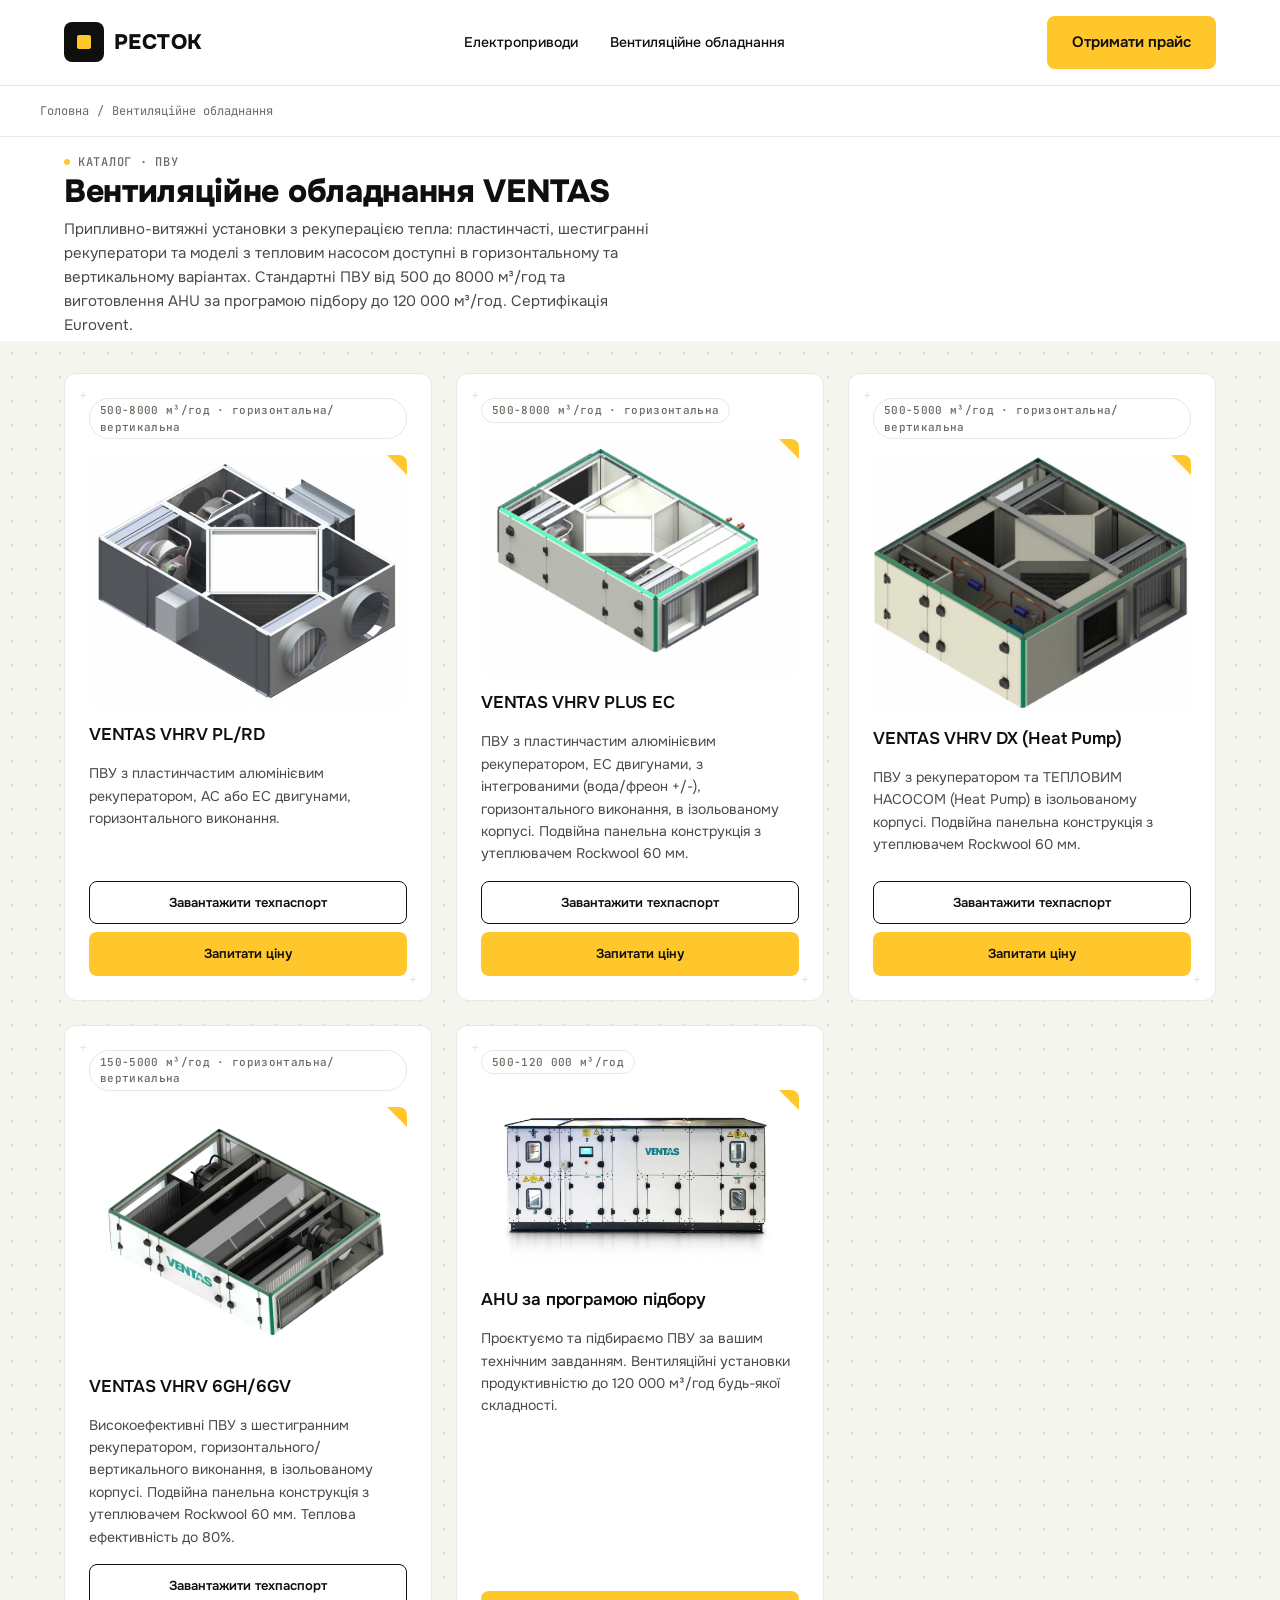
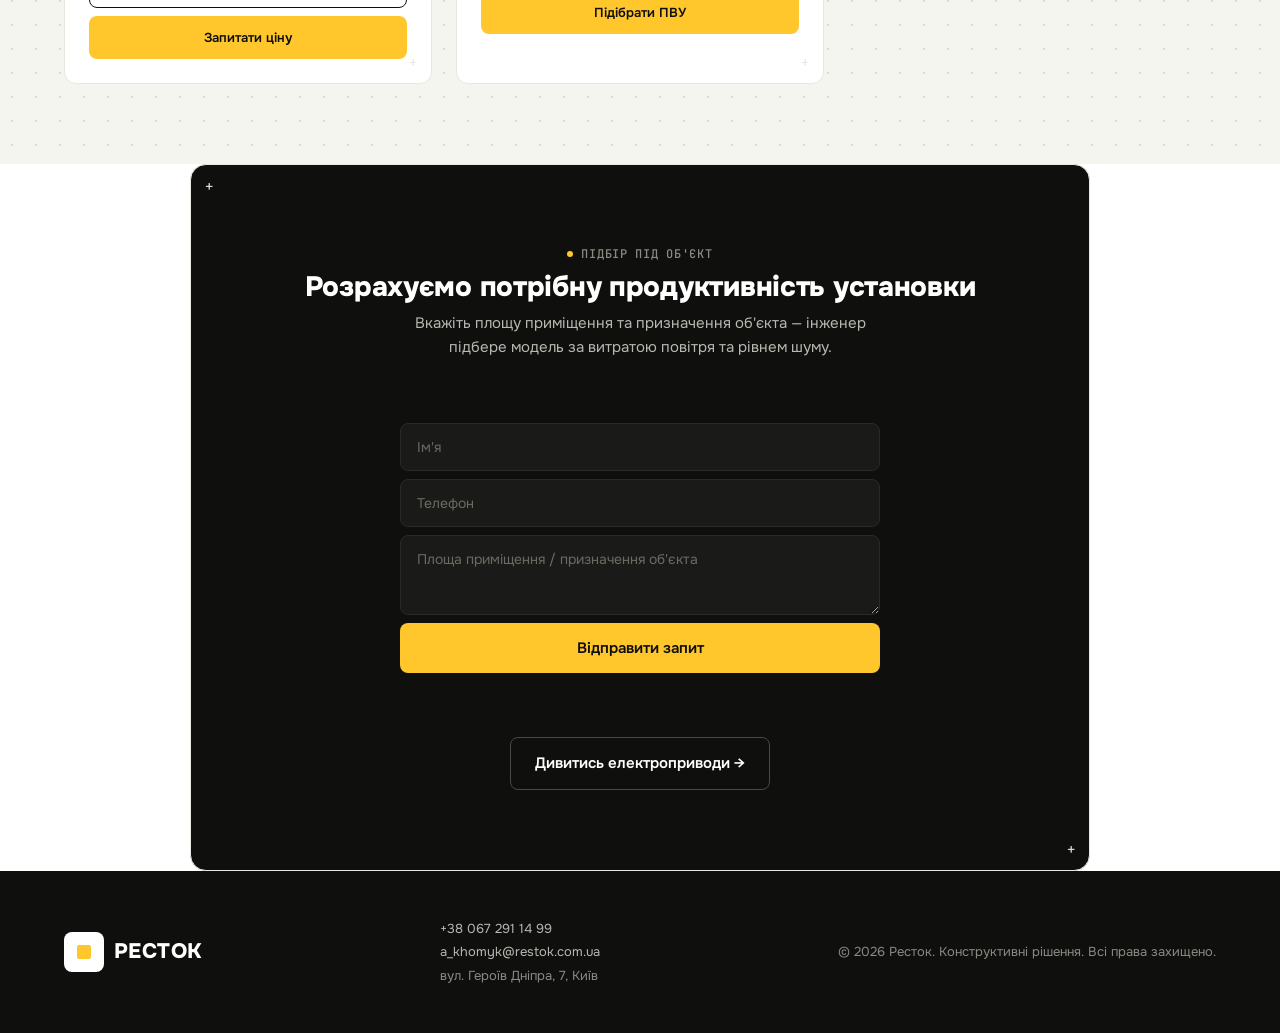
<file: pvu.html>
<!DOCTYPE html>
<html lang="uk">
<head>
<meta charset="UTF-8">
<meta name="viewport" content="width=device-width, initial-scale=1.0">
<title>Вентиляційне обладнання — Ресток</title>
<meta name="description" content="Каталог припливно-витяжних установок VENTAS з рекуперацією тепла: пластинчасті, шестигранні рекуператори, тепловий насос та AHU на замовлення до 120 000 м³/год. Сертифікація Eurovent.">
<link rel="canonical" href="https://restok.online/pvu.html">

<meta property="og:type" content="website">
<meta property="og:site_name" content="Ресток">
<meta property="og:title" content="Вентиляційне обладнання VENTAS — Ресток">
<meta property="og:description" content="Каталог припливно-витяжних установок VENTAS з рекуперацією тепла. Сертифікація Eurovent, горизонтальне та вертикальне виконання.">
<meta property="og:url" content="https://restok.online/pvu.html">
<meta property="og:locale" content="uk_UA">
<meta property="og:image" content="https://restok.online/og-image.jpg">

<meta name="twitter:card" content="summary_large_image">
<meta name="twitter:title" content="Вентиляційне обладнання VENTAS — Ресток">
<meta name="twitter:description" content="Каталог припливно-витяжних установок VENTAS з рекуперацією тепла.">
<meta name="twitter:image" content="https://restok.online/og-image.jpg">

<link rel="preconnect" href="https://fonts.googleapis.com">
<link rel="preconnect" href="https://fonts.gstatic.com" crossorigin>
<link href="https://fonts.googleapis.com/css2?family=Onest:wght@400;500;600;800&family=JetBrains+Mono:wght@500&display=swap" rel="stylesheet">
<link rel="icon" type="image/svg+xml" href="/favicon.svg">
<link rel="icon" type="image/png" sizes="32x32" href="/favicon-32.png">
<link rel="apple-touch-icon" href="/apple-touch-icon.png">
<link rel="stylesheet" href="style.css">

<!-- JSON-LD: BreadcrumbList -->
<script type="application/ld+json">
{
  "@context": "https://schema.org",
  "@type": "BreadcrumbList",
  "itemListElement": [
    { "@type": "ListItem", "position": 1, "name": "Головна", "item": "https://restok.online/" },
    { "@type": "ListItem", "position": 2, "name": "Вентиляційне обладнання", "item": "https://restok.online/pvu.html" }
  ]
}
</script>

<!-- JSON-LD: Product — по одній позиції на кожну серію VENTAS -->
<script type="application/ld+json">
{
  "@context": "https://schema.org",
  "@type": "ItemList",
  "itemListElement": [
    {
      "@type": "ListItem", "position": 1,
      "item": {
        "@type": "Product",
        "name": "VENTAS VHRV PL/RD",
        "category": "500–8000 м³/год",
        "description": "ПВУ з пластинчастим алюмінієвим рекуператором, AC або EC двигунами, горизонтального виконання.",
        "brand": { "@type": "Brand", "name": "VENTAS" },
        "manufacturer": { "@type": "Organization", "name": "Ventas" }
      }
    },
    {
      "@type": "ListItem", "position": 2,
      "item": {
        "@type": "Product",
        "name": "VENTAS VHRV PLUS EC",
        "category": "500–8000 м³/год",
        "description": "ПВУ з пластинчастим алюмінієвим рекуператором, EC двигунами, з інтегрованими (вода/фреон +/-), горизонтального виконання, в ізольованому корпусі. Подвійна панельна конструкція з утеплювачем Rockwool 60 мм.",
        "brand": { "@type": "Brand", "name": "VENTAS" },
        "manufacturer": { "@type": "Organization", "name": "Ventas" }
      }
    },
    {
      "@type": "ListItem", "position": 3,
      "item": {
        "@type": "Product",
        "name": "VENTAS VHRV DX (Heat Pump)",
        "category": "500–5000 м³/год",
        "description": "ПВУ з рекуператором та тепловим насосом (Heat Pump) в ізольованому корпусі. Подвійна панельна конструкція з утеплювачем Rockwool 60 мм.",
        "brand": { "@type": "Brand", "name": "VENTAS" },
        "manufacturer": { "@type": "Organization", "name": "Ventas" }
      }
    },
    {
      "@type": "ListItem", "position": 4,
      "item": {
        "@type": "Product",
        "name": "VENTAS VHRV 6GH/6GV",
        "category": "150–5000 м³/год",
        "description": "Високоефективні ПВУ з шестигранним рекуператором, горизонтального/вертикального виконання, в ізольованому корпусі. Подвійна панельна конструкція з утеплювачем Rockwool 60 мм. Теплова ефективність до 80%.",
        "brand": { "@type": "Brand", "name": "VENTAS" },
        "manufacturer": { "@type": "Organization", "name": "Ventas" }
      }
    },
    {
      "@type": "ListItem", "position": 5,
      "item": {
        "@type": "Product",
        "name": "AHU за програмою підбору",
        "category": "до 120 000 м³/год",
        "description": "Проєктуємо та підбираємо ПВУ за вашим технічним завданням. Вентиляційні установки продуктивністю до 120 000 м³/год будь-якої складності.",
        "brand": { "@type": "Brand", "name": "VENTAS" },
        "manufacturer": { "@type": "Organization", "name": "Ventas" }
      }
    }
  ]
}
</script>
</head>
<body>

<header class="bg-white divider-bottom">
  <div class="container header-inner">
    <a href="index.html" class="logo">
      <div class="logo-mark"><span></span></div>
      <div class="logo-word">РЕСТОК</div>
    </a>
    <nav>
      <ul>
        <li><a href="actuators.html">Електроприводи</a></li>
        <li><a href="pvu.html">Вентиляційне обладнання</a></li>
      </ul>
    </nav>
    <div class="header-cta">
      <a href="#pvu-lead" class="btn btn-primary">Отримати прайс</a>
    </div>
  </div>
</header>

<div class="bg-white divider-bottom">
  <div class="container breadcrumb">
    <a href="index.html">Головна</a> / <span>Вентиляційне обладнання</span>
  </div>
</div>

<section class="page-hero bg-white">
  <div class="container">
    <div class="page-hero-inner">
      <div class="eyebrow"><span class="dot"></span>Каталог · ПВУ</div>
      <h1>Вентиляційне обладнання VENTAS</h1>
      <p class="lead">Припливно-витяжні установки з рекуперацією тепла: пластинчасті, шестигранні рекуператори та моделі з тепловим насосом доступні в горизонтальному та вертикальному варіантах. Стандартні ПВУ від 500 до 8000 м³/год та виготовлення AHU за програмою підбору до 120 000 м³/год. Сертифікація Eurovent.</p>
    </div>
  </div>
</section>

<section class="bg-gray">
  <div class="container">
    <div class="product-grid reveal-group">

      <div class="product-card corner-marks">
        <div class="product-tag">500-8000 м³/год · горизонтальна/вертикальна</div>
        <div class="product-media product-media--contain"><img src="images/vhrv-pl-rd.png" alt="VENTAS VHRV PL/RD, пластинчастий рекуператор" loading="lazy"></div>
        <h3>VENTAS VHRV PL/RD</h3>
        <p>ПВУ з пластинчастим алюмінієвим рекуператором, AC або EC двигунами, горизонтального виконання.</p>
        <div class="product-actions">
          <a href="files/vhrv-pl-rd.pdf" class="btn btn-outline" target="_blank" rel="noopener">Завантажити техпаспорт</a>
          <a href="#pvu-lead" class="btn btn-primary">Запитати ціну</a>
        </div>
      </div>

      <div class="product-card corner-marks">
        <div class="product-tag">500-8000 м³/год · горизонтальна</div>
        <div class="product-media product-media--contain"><img src="images/vhrv-plus.jpg" alt="VENTAS VHRV PLUS EC, пластинчастий рекуператор" loading="lazy"></div>
        <h3>VENTAS VHRV PLUS EC</h3>
        <p>ПВУ з пластинчастим алюмінієвим рекуператором, EC двигунами, з інтегрованими (вода/фреон +/-), горизонтального виконання, в ізольованому корпусі. Подвійна панельна конструкція з утеплювачем Rockwool 60 мм.</p>
        <div class="product-actions">
          <a href="files/vhrv-plus-ec.pdf" class="btn btn-outline" target="_blank" rel="noopener">Завантажити техпаспорт</a>
          <a href="#pvu-lead" class="btn btn-primary">Запитати ціну</a>
        </div>
      </div>

      <div class="product-card corner-marks">
        <div class="product-tag">500-5000 м³/год · горизонтальна/вертикальна</div>
        <div class="product-media product-media--contain"><img src="images/vhrv-dx-heat-pump-1.jpg" alt="VENTAS VHRV DX, ПВУ з тепловим насосом" loading="lazy"></div>
        <h3>VENTAS VHRV DX (Heat Pump)</h3>
        <p>ПВУ з рекуператором та ТЕПЛОВИМ НАСОСОМ (Heat Pump) в ізольованому корпусі. Подвійна панельна конструкція з утеплювачем Rockwool 60 мм.</p>
        <div class="product-actions">
          <a href="files/vhrv-dx-heat-pump.pdf" class="btn btn-outline" target="_blank" rel="noopener">Завантажити техпаспорт</a>
          <a href="#pvu-lead" class="btn btn-primary">Запитати ціну</a>
        </div>
      </div>

      <div class="product-card corner-marks">
        <div class="product-tag">150-5000 м³/год · горизонтальна/вертикальна</div>
        <div class="product-media product-media--contain"><img src="images/vhrv-6g-hexagon.png" alt="VENTAS VHRV 6GH/6GV, шестигранний рекуператор" loading="lazy"></div>
        <h3>VENTAS VHRV 6GH/6GV</h3>
        <p>Високоефективні ПВУ з шестигранним рекуператором, горизонтального/вертикального виконання, в ізольованому корпусі. Подвійна панельна конструкція з утеплювачем Rockwool 60 мм. Теплова ефективність до 80%.</p>
        <div class="product-actions">
          <a href="files/vhrv-6gh-6gv.pdf" class="btn btn-outline" target="_blank" rel="noopener">Завантажити техпаспорт</a>
          <a href="#pvu-lead" class="btn btn-primary">Запитати ціну</a>
        </div>
      </div>

      <div class="product-card corner-marks">
        <div class="product-tag">500-120 000 м³/год</div>
        <div class="product-media product-media--contain"><img src="images/ahu-custom-order-1.jpeg" alt="AHU за програмою підбору, вентиляційна установка на замовлення" loading="lazy"></div>
        <h3>AHU за програмою підбору</h3>
        <p>Проєктуємо та підбираємо ПВУ за вашим технічним завданням. Вентиляційні установки продуктивністю до 120 000 м³/год будь-якої складності.</p>
        <div class="product-actions product-actions--single">
          <a href="#pvu-lead" class="btn btn-primary btn-block">Підібрати ПВУ</a>
        </div>
      </div>

    </div>
  </div>
</section>

<section class="bg-white" style="padding-top:0;" id="pvu-lead">
  <div class="container">
    <div class="lead-card corner-marks reveal" style="max-width:900px; margin:0 auto; grid-template-columns:1fr;">
      <div style="text-align:center; margin-bottom:var(--md);">
        <div class="eyebrow" style="justify-content:center; color:#8A8A82;"><span class="dot"></span>Підбір під об'єкт</div>
        <h2 style="margin-top:var(--sm);">Розрахуємо потрібну продуктивність установки</h2>
        <p style="color:#B8B8B0; max-width:480px; margin:var(--sm) auto 0;">Вкажіть площу приміщення та призначення об'єкта — інженер підбере модель за витратою повітря та рівнем шуму.</p>
      </div>
      <form class="lead-form" style="max-width:480px; margin:0 auto; width:100%;">
        <input type="text" placeholder="Ім'я" name="name" aria-label="Ім'я">
        <input type="tel" placeholder="Телефон" name="phone" aria-label="Телефон">
        <textarea placeholder="Площа приміщення / призначення об'єкта" name="comment" aria-label="Коментар"></textarea>
        <input type="text" name="company_website" class="hp-field" tabindex="-1" autocomplete="off" aria-hidden="true">
        <button type="button" class="btn btn-primary btn-block">Відправити запит</button>
      </form>
      <div style="text-align:center; margin-top:var(--md);">
        <a href="actuators.html" class="btn btn-outline" style="background:transparent; border-color:#4A4A44; color:var(--white);">Дивитись електроприводи →</a>
      </div>
    </div>
  </div>
</section>

<footer>
  <div class="container footer-inner">
    <a href="index.html" class="logo">
      <div class="logo-mark" style="background:var(--white);"><span style="background:var(--yellow);"></span></div>
      <div class="logo-word" style="color:var(--white);">РЕСТОК</div>
    </a>
    <div class="footer-contacts">
      <a href="tel:+380672911499">+38 067 291 14 99</a>
      <a href="mailto:a_khomyk@restok.com.ua">a_khomyk@restok.com.ua</a>
      <span>вул. Героїв Дніпра, 7, Київ</span>
    </div>
    <p>© 2026 Ресток. Конструктивні рішення. Всі права захищено.</p>
  </div>
</footer>

<script src="script.js"></script>
</body>
</html>
</file>
<file: style.css>
:root{
    --black:#0F0F0E;
    --yellow:#FFC72C;
    --white:#FFFFFF;
    --section-gray:#F5F5F0;
    --text-secondary:#4A4A44;
    --text-muted:#6B6B62;
    --divider:#E8E7E0;
    --danger:#E14B3D;

    --radius-sm:6px;
    --radius-md:8px;
    --radius-card:12px;
    --radius-banner:16px;

    --xs:4px; --sm:8px; --md:16px; --lg:24px; --xl:48px; --xxl:80px;
  }

  *{box-sizing:border-box;}
  html{scroll-behavior:smooth;}
  body{
    margin:0;
    background:var(--white);
    color:var(--black);
    font-family:'Onest', Arial, sans-serif;
    font-weight:400;
    line-height:1.5;
  }
  .mono{font-family:'JetBrains Mono', monospace; font-weight:500;}

  .container{
    max-width:1200px;
    margin:0 auto;
    padding:0 var(--lg);
  }

  section, header, footer{ position:relative; }

  .bg-white{background:var(--white);}
  .bg-gray{background:var(--section-gray);}

  .divider-top{border-top:0.5px solid var(--divider);}
  .divider-bottom{border-bottom:0.5px solid var(--divider);}

  h1,h2,h3{margin:0; font-weight:800; letter-spacing:-0.01em;}
  h1{font-size:44px; line-height:1.08;}
  h2{font-size:28px; line-height:1.15; font-weight:800;}
  h3{font-size:18px; line-height:1.3; font-weight:600;}
  p{margin:0; color:var(--text-secondary); font-size:15px; line-height:1.6;}

  a{color:inherit; text-decoration:none;}

  .eyebrow{
    display:flex; align-items:center; gap:8px;
    font-family:'JetBrains Mono', monospace;
    font-size:12px; font-weight:500;
    letter-spacing:0.06em; text-transform:uppercase;
    color:var(--text-muted);
  }
  .eyebrow .dot{width:6px; height:6px; border-radius:50%; background:var(--yellow); display:inline-block;}

  .marker{
    background:var(--yellow);
    padding:0 6px;
    box-decoration-break:clone;
    -webkit-box-decoration-break:clone;
  }

  /* Buttons */
  .btn{
    display:inline-flex; align-items:center; justify-content:center; gap:8px;
    font-family:'Onest', sans-serif; font-weight:600; font-size:15px;
    padding:14px 24px;
    border-radius:var(--radius-md);
    border:1px solid transparent;
    cursor:pointer;
    white-space:nowrap;
    transition:transform 0.15s var(--ease,ease), background-color 0.15s ease, border-color 0.15s ease, box-shadow 0.15s ease;
  }
  .btn:hover{transform:translateY(-2px);}
  .btn:active{transform:translateY(0); transition-duration:0.05s;}
  .btn-primary{background:var(--yellow); color:var(--black);}
  .btn-primary:hover{background:#FFD65C;}
  .btn-dark{background:var(--black); color:var(--white);}
  .btn-dark:hover{background:#26261F;}
  .btn-outline{background:var(--white); color:var(--black); border-color:var(--black);}
  .btn-outline:hover{background:var(--black); color:var(--white);}
  .btn-block{width:100%;}
  .btn span.arrow{display:inline-block; transition:transform 0.15s ease;}
  .btn:hover span.arrow{transform:translateX(3px);}

  /* Header */
  header{
    background:var(--white);
    padding:var(--md) 0;
    position:sticky;
    top:0;
    z-index:100;
  }
  .header-inner{
    display:flex; align-items:center; justify-content:space-between; gap:var(--lg);
  }
  .logo{display:flex; align-items:center; gap:10px;}
  .logo-mark{
    width:40px; height:40px;
    background:var(--black);
    border-radius:20%;
    display:flex; align-items:center; justify-content:center;
    transition:transform 0.25s ease;
  }
  .logo:hover .logo-mark{transform:rotate(-8deg) scale(1.05);}
  .logo-mark span{
    width:35%; height:35%;
    background:var(--yellow);
    border-radius:15%;
    display:block;
    transition:transform 0.25s ease;
  }
  .logo:hover .logo-mark span{transform:scale(1.15);}
  .logo-word{font-weight:800; font-size:21px; letter-spacing:0.02em;}
  nav ul{list-style:none; display:flex; gap:4px; margin:0; padding:0;}
  nav a{
    font-size:14px; font-weight:500; color:var(--black);
    padding:8px 14px;
    border-radius:20px;
    display:inline-block;
    transition:background-color 0.2s ease;
  }
  nav a:hover{background:var(--section-gray);}
  .header-cta{display:flex; align-items:center;}

  /* Hero */
  .hero{padding:var(--lg) 0 var(--xl);}
  .hero-card{
    border:0.5px solid var(--divider);
    border-radius:var(--radius-banner);
    padding:var(--xl) var(--xl);
    background:var(--white);
    text-align:center;
  }
  .hero-card .eyebrow{justify-content:center;}
  .hero-content{max-width:700px; margin:0 auto;}
  .hero h1{margin:var(--sm) 0 var(--sm);}
  .hero p.lead{font-size:17px; max-width:560px; margin:0 auto var(--md);}
  .hero-actions{display:flex; gap:var(--sm); margin-bottom:var(--lg); flex-wrap:wrap; justify-content:center;}
  .hero-actions .btn{min-width:220px;}

  .stats{
    display:grid; grid-template-columns:repeat(4, 1fr);
    gap:var(--lg);
    padding-top:var(--md);
    border-top:0.5px solid var(--divider);
    text-align:center;
  }
  .stat-num{font-family:'JetBrains Mono', monospace; font-weight:500; font-size:32px; color:var(--black);}
  .stat-num .accent{color:var(--yellow);}
  .stat-label{font-size:13px; color:var(--text-muted); margin-top:4px;}

  /* Category blocks */
  .categories{padding:var(--xxl) 0;}
  .section-head{margin-bottom:var(--xl); max-width:620px;}
  .section-head .eyebrow{margin-bottom:var(--sm);}
  .cat-grid{display:grid; grid-template-columns:1fr 1fr; gap:var(--lg);}
  /* Вся картка категорії — це одне посилання (клікабельна повністю).
     Без transform на hover, щоб курсор не мерехтів і клік був стабільним. */
  .cat-card{
    border:0.5px solid var(--divider);
    border-radius:var(--radius-card);
    padding:var(--lg);
    background:var(--white);
    display:flex; flex-direction:column; gap:var(--md);
    text-decoration:none; color:inherit;
    transition:border-color 0.2s ease, box-shadow 0.2s ease;
  }
  .cat-card:hover{ border-color:var(--black); box-shadow:0 6px 20px rgba(15,15,14,0.07); }
  .cat-card .btn-block{ margin-top:auto; }
  .cat-media{
    aspect-ratio:4/3; border-radius:var(--radius-md);
    background:var(--section-gray);
    display:flex; align-items:center; justify-content:center;
    color:var(--text-muted); font-size:13px;
    overflow:hidden;
  }
  .cat-media img, .product-media img{
    width:100%; height:100%; object-fit:cover; display:block;
  }
  .cat-media--contain img{ object-fit:contain; }
  .spec-badges{display:flex; flex-wrap:wrap; gap:6px;}
  .spec-lines{display:flex; flex-direction:column; gap:2px;}
  .spec-lines p{margin:0; font-family:'JetBrains Mono', monospace; font-size:13px; color:var(--text-secondary);}
  .spec-badge{
    font-family:'JetBrains Mono', monospace; font-size:11px; font-weight:500;
    color:var(--text-secondary); background:var(--section-gray);
    padding:4px 10px; border-radius:20px; white-space:nowrap;
  }
  .cat-card h3{font-size:20px;}
  .cat-tag{
    align-self:flex-start;
    font-family:'JetBrains Mono', monospace; font-size:11px; font-weight:500;
    color:var(--black); background:var(--yellow);
    padding:4px 10px; border-radius:20px; letter-spacing:0.04em; text-transform:uppercase;
  }

  /* Lead form */
  section.lead{padding:var(--xxl) 0;}
  .lead-card{
    border:0.5px solid var(--divider); border-radius:var(--radius-banner);
    background:var(--black); color:var(--white);
    padding:var(--xxl) var(--xl);
    display:grid; grid-template-columns:1fr 1fr; gap:var(--xl); align-items:center;
  }
  .lead-card h2{color:var(--white);}
  .lead-card p{color:#B8B8B0;}
  .lead-form{display:flex; flex-direction:column; gap:var(--sm);}
  .lead-form input, .lead-form textarea{
    width:100%; padding:14px 16px;
    border-radius:var(--radius-md);
    border:1px solid #2A2A28;
    background:#1A1A18; color:var(--white);
    font-family:'Onest', sans-serif; font-size:14px;
  }
  .lead-form textarea{resize:vertical; min-height:80px;}
  .lead-form ::placeholder{color:#6B6B62;}
  .lead-form button[disabled]{opacity:0.6; cursor:not-allowed;}
  .form-message{font-family:'JetBrains Mono', monospace; font-size:13px;}
  .form-message:empty{display:none;}
  .form-message.success{color:#4ADE80;}
  .form-message.error{color:var(--danger);}

  /* Video block */
  .videos{padding:var(--xxl) 0;}
  .video-grid{display:grid; grid-template-columns:repeat(4, 1fr); gap:var(--lg);}
  .video-item .frame{
    aspect-ratio:16/9; border-radius:var(--radius-md);
    background:var(--black);
    position:relative; overflow:hidden;
    margin-bottom:var(--sm);
  }
  .video-item .frame iframe{
    position:absolute; inset:0;
    width:100%; height:100%; border:0; display:block;
  }
  .video-item h4{font-size:14px; font-weight:600; margin-bottom:4px;}
  .video-item p{font-size:13px;}

  /* Audience blocks */
  .audience{padding:var(--xxl) 0;}
  .aud-grid{display:grid; grid-template-columns:repeat(3, 1fr); gap:var(--lg);}
  .aud-card{
    background:var(--white); border:0.5px solid var(--divider); border-radius:var(--radius-card);
    padding:var(--lg);
    transition:transform 0.2s ease, border-color 0.2s ease;
  }
  .aud-card:hover{transform:translateY(-4px); border-color:var(--black);}
  .aud-num{font-family:'JetBrains Mono', monospace; color:var(--yellow); font-size:13px; margin-bottom:var(--md); transition:transform 0.2s ease;}
  .aud-card:hover .aud-num{transform:scale(1.15); display:inline-block;}
  .aud-card h3{margin-bottom:var(--sm);}

  /* Why us */
  .why{padding:var(--xxl) 0;}
  .why-grid{display:grid; grid-template-columns:repeat(4, 1fr); gap:var(--lg);}
  .why-card{padding:var(--md) 0; border-top:1.5px solid var(--divider); transition:border-color 0.2s ease, transform 0.2s ease;}
  .why-card:hover{border-color:var(--yellow); transform:translateX(4px);}
  .why-card h3{font-size:15px; margin-bottom:var(--sm);}
  .why-card p{font-size:13px;}

  footer{padding:var(--xl) 0; background:var(--black); color:#B8B8B0;}
  .footer-inner{display:flex; justify-content:space-between; align-items:center; flex-wrap:wrap; gap:var(--md);}
  .footer-inner p{color:#8A8A82; font-size:13px;}
  .footer-contacts{display:flex; flex-direction:column; gap:4px; font-size:13px;}
  .footer-contacts a, .footer-contacts span{color:#B8B8B0; transition:color 0.15s ease;}
  .footer-contacts a:hover{color:var(--yellow);}
  .footer-contacts span{color:#8A8A82;}

  @media (max-width: 1023px){
    .cat-grid, .video-grid, .why-grid{grid-template-columns:repeat(2,1fr);}
    .aud-grid{grid-template-columns:1fr;}
    .lead-card{grid-template-columns:1fr;}
    .hero h1{font-size:34px;}
  }
  @media (max-width: 767px){
    .stats{grid-template-columns:repeat(2,1fr);}
    .cat-grid{grid-template-columns:1fr;}
    .video-grid{grid-template-columns:1fr;}
    .why-grid{grid-template-columns:1fr;}
    nav{display:none;}
    .hero-card{padding:var(--xl) var(--md);}
    .side-tag{display:none;}
    .ghost-num{display:none;}
  }

  /* ---------- Декоративний технічний шар ---------- */

  /* Кутові мітки-хрестики — як реперні точки на кресленні/оптичному приладі */
  .corner-marks{position:relative;}
  .corner-marks::before, .corner-marks::after,
  .corner-marks .cm{
    content:"+";
    position:absolute;
    font-family:'JetBrains Mono', monospace;
    font-size:14px; line-height:1;
    color:var(--divider);
    pointer-events:none;
    user-select:none;
  }
  .corner-marks::before{top:14px; left:14px; content:"+";}
  .corner-marks::after{bottom:14px; right:14px; content:"+";}
  .corner-marks .cm.tr{top:14px; right:14px;}
  .corner-marks .cm.bl{bottom:14px; left:14px;}

  /* Dot-grid текстура на сірих секціях — тонка, майже непомітна */
  .bg-gray{
    background-color:var(--section-gray);
    background-image:radial-gradient(circle, #DCDBD2 1px, transparent 1px);
    background-size:24px 24px;
  }

  /* Ghost-цифра розділу — велика напівпрозора цифра позаду заголовка */
  .section-head{position:relative; z-index:1;}
  .ghost-num{
    position:absolute;
    top:-36px; right:0;
    font-family:'JetBrains Mono', monospace;
    font-weight:500;
    font-size:120px;
    line-height:1;
    color:var(--black);
    opacity:0.04;
    z-index:-1;
    pointer-events:none;
  }
  .section-counter{
    font-family:'JetBrains Mono', monospace;
    font-size:12px; color:var(--text-muted);
  }

  /* Пунктирні розділювачі між показниками статистики */
  .stats > div{position:relative; padding-left:var(--lg);}
  .stats > div:first-child{padding-left:0;}
  .stats > div::before{
    content:"";
    position:absolute; left:0; top:2px; bottom:2px;
    border-left:1px dashed var(--divider);
  }
  .stats > div:first-child::before{display:none;}

  /* Вертикальна бічна мітка на hero-картці. Через writing-mode текст
     центрується по висоті картки й не залазить у чорну смугу зверху,
     незалежно від довжини напису. */
  .side-tag{
    position:absolute; left:-40px; top:0; bottom:0;
    display:flex; align-items:center;
    writing-mode:vertical-rl; transform:rotate(180deg);
    font-family:'JetBrains Mono', monospace;
    font-size:11px; letter-spacing:0.12em;
    text-transform:uppercase;
    color:var(--text-muted);
    white-space:nowrap;
    pointer-events:none;
  }

  /* Технічна "лінійка"-смуга під хедером із номерами моделей */
  .spec-strip{
    overflow:hidden;
    border-bottom:0.5px solid var(--divider);
    background:var(--black);
  }
  .spec-strip .container{
    display:flex; gap:var(--xl);
    padding-top:10px; padding-bottom:10px;
  }
  .spec-strip span{
    font-family:'JetBrains Mono', monospace;
    font-size:11px; letter-spacing:0.08em;
    color:#7A7A72; white-space:nowrap;
  }
  .spec-strip span b{color:var(--yellow); font-weight:500;}

  /* Кутовий зріз (notch) на теговій плашці категорій — технічна деталь */
  .cat-media{position:relative;}
  .cat-media::after{
    content:"";
    position:absolute; top:0; right:0;
    width:0; height:0;
    border-style:solid;
    border-width:0 22px 22px 0;
    border-color:transparent var(--yellow) transparent transparent;
  }

  /* Scroll-reveal — плавна поява блоків при прокрутці */
  .reveal{
    opacity:0;
    transform:translateY(24px);
    transition:opacity 0.6s ease, transform 0.6s ease;
  }
  .reveal.is-visible{
    opacity:1;
    transform:translateY(0);
  }
  /* Каскадна поява карток всередині сітки — кожна дитина зі своєю затримкою */
  .reveal-group > *{
    opacity:0;
    transform:translateY(20px);
    transition:opacity 0.5s ease, transform 0.5s ease;
  }
  .reveal-group.is-visible > *{
    opacity:1;
    transform:translateY(0);
  }
  .reveal-group.is-visible > *:nth-child(1){transition-delay:0.05s;}
  .reveal-group.is-visible > *:nth-child(2){transition-delay:0.15s;}
  .reveal-group.is-visible > *:nth-child(3){transition-delay:0.25s;}
  .reveal-group.is-visible > *:nth-child(4){transition-delay:0.35s;}

  /* Вступна анімація hero при завантаженні сторінки */
  @keyframes heroIn{
    from{ opacity:0; transform:translateY(16px); }
    to{ opacity:1; transform:translateY(0); }
  }
  .hero-card .eyebrow{ animation:heroIn 0.6s ease both; animation-delay:0.05s; }
  .hero h1{ animation:heroIn 0.6s ease both; animation-delay:0.15s; }
  .hero p.lead{ animation:heroIn 0.6s ease both; animation-delay:0.25s; }
  .hero-actions{ animation:heroIn 0.6s ease both; animation-delay:0.35s; }
  .stats{ animation:heroIn 0.6s ease both; animation-delay:0.45s; }

  /* Заповнення "маркера" зліва направо після появи заголовка */
  @keyframes markerFill{
    from{ background-size:0% 100%; }
    to{ background-size:100% 100%; }
  }
  .marker{
    background-image:linear-gradient(var(--yellow), var(--yellow));
    background-repeat:no-repeat;
    background-position:left center;
    background-color:transparent;
    animation:markerFill 0.5s ease-out both;
    animation-delay:0.55s;
  }

  /* Header стискається та отримує рамку при скролі */
  header{ transition:padding 0.25s ease, box-shadow 0.25s ease; }
  header.is-scrolled{ padding:10px 0; box-shadow:0 1px 0 var(--divider), 0 4px 12px rgba(15,15,14,0.04); }
  header.is-scrolled .logo-mark{ width:28px; height:28px; }

  /* Безкінечна стрічка технічних характеристик */
  .spec-strip .container{
    display:flex; gap:var(--xl);
    padding-top:10px; padding-bottom:10px;
    width:max-content;
    animation:marquee 22s linear infinite;
  }
  .spec-strip{ overflow:hidden; }
  .spec-strip:hover .container{ animation-play-state:paused; }
  @keyframes marquee{
    from{ transform:translateX(0); }
    to{ transform:translateX(-50%); }
  }

  /* Цифри статистики "рахуються" вгору при появі */
  .stat-num{ font-variant-numeric:tabular-nums; }

  @media (prefers-reduced-motion: reduce){
    .reveal, .reveal-group > *, .btn, .cat-card, .aud-card, .why-card, .logo-mark, nav a,
    .hero-card .eyebrow, .hero h1, .hero p.lead, .hero-actions, .stats, .marker, .spec-strip .container{
      transition:none !important;
      animation:none !important;
    }
    .reveal, .reveal-group > *{opacity:1; transform:none;}
    .marker{background-size:100% 100% !important;}
  }

  /* Мітка-приціл на відео-фреймах */
  .frame{position:relative;}
  .frame::before{
    content:"";
    position:absolute; top:8px; left:8px; right:8px; bottom:8px;
    border:1px solid rgba(255,199,44,0.25);
    border-radius:4px;
    pointer-events:none;
  }

  /* ---------- Каталожні сторінки (actuators.html, pvu.html) ---------- */

  .breadcrumb{
    display:flex; align-items:center; gap:8px;
    font-family:'JetBrains Mono', monospace; font-size:12px;
    color:var(--text-muted);
    padding:var(--md) 0;
  }
  .breadcrumb a{color:var(--text-muted); transition:color 0.15s ease;}
  .breadcrumb a:hover{color:var(--black);}

  .page-hero{padding:var(--md) 0 var(--xs);}
  .page-hero-inner{max-width:760px;}
  .page-hero h1{font-size:32px; margin:var(--xs) 0 var(--sm);}
  .page-hero p.lead{font-size:15px; max-width:600px; margin:0;}

  .product-grid{
    display:grid; grid-template-columns:repeat(3, 1fr); gap:var(--lg);
    padding:2rem 0 var(--xxl);
  }
  .product-card{
    border:0.5px solid var(--divider); border-radius:var(--radius-card);
    background:var(--white);
    padding:var(--lg);
    display:flex; flex-direction:column; gap:var(--md);
    transition:transform 0.2s ease, border-color 0.2s ease;
  }
  .product-card:hover{transform:translateY(-4px); border-color:var(--black);}
  .product-media{
    height:180px; border-radius:var(--radius-md);
    background:var(--section-gray);
    display:flex; align-items:center; justify-content:center;
    color:var(--text-muted); font-size:13px;
    position:relative; overflow:hidden;
  }
  .product-media::after{
    content:"";
    position:absolute; top:0; right:0;
    width:0; height:0;
    border-style:solid; border-width:0 20px 20px 0;
    border-color:transparent var(--yellow) transparent transparent;
  }
  /* Вентустановки: показуємо фото повністю на всю ширину без обрізки та без
     сірих полів з боків — рамка підлаштовує висоту під природну пропорцію фото.
     Правило має бути ПІСЛЯ .product-media, щоб перекрити фіксовану height:180px. */
  .product-media--contain{ height:auto; background:transparent; }
  .product-media--contain img{ height:auto; object-fit:contain; }
  .product-tag{
    align-self:flex-start;
    font-family:'JetBrains Mono', monospace; font-size:11px; font-weight:500;
    color:var(--text-muted); background:var(--white); border:1px solid var(--divider);
    padding:3px 10px; border-radius:20px; letter-spacing:0.03em;
  }
  .product-card h3{font-size:17px;}
  .product-card p{font-size:14px;}
  .product-actions{display:flex; flex-direction:column; gap:8px; margin-top:auto;}
  .product-actions .btn{width:100%; padding:11px 16px; font-size:13px; box-sizing:border-box;}
  .product-actions--single{margin-bottom:25px;}

  .page-cta{
    border:0.5px solid var(--divider); border-radius:var(--radius-banner);
    background:var(--black); color:var(--white);
    padding:var(--xl); text-align:center;
    margin-bottom:var(--xxl);
  }
  .page-cta h2{color:var(--white); margin-bottom:var(--sm);}
  .page-cta p{color:#B8B8B0; max-width:520px; margin:0 auto var(--lg);}
  .page-cta .btn-row{display:flex; gap:var(--sm); justify-content:center; flex-wrap:wrap;}

  @media (max-width: 1023px){
    .product-grid{grid-template-columns:repeat(2,1fr);}
  }
  @media (max-width: 767px){
    .product-grid{grid-template-columns:1fr;}
    .page-hero h1{font-size:28px;}
  }

  /* ---------- Anti-spam ---------- */
  .hp-field{
    position:absolute !important;
    left:-9999px !important;
    top:-9999px !important;
    width:1px !important;
    height:1px !important;
    opacity:0 !important;
    pointer-events:none !important;
  }
</file>
